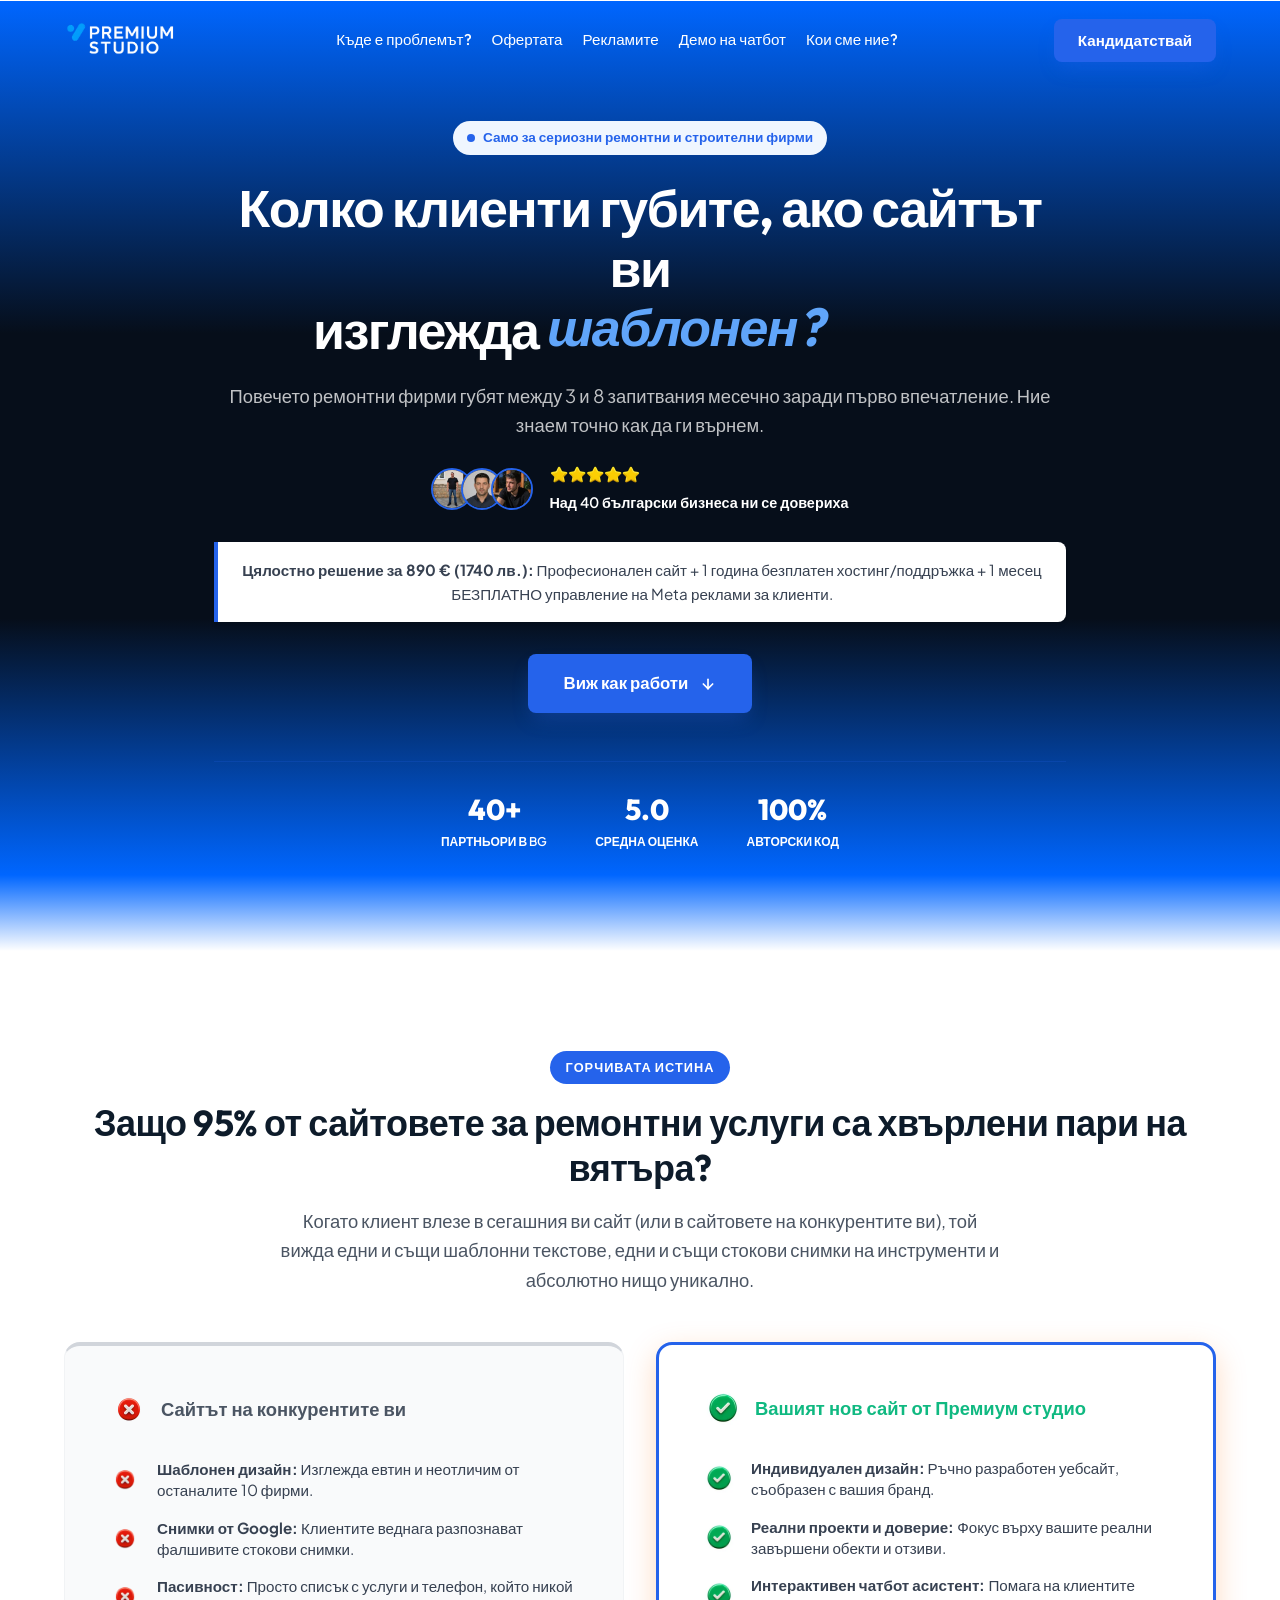
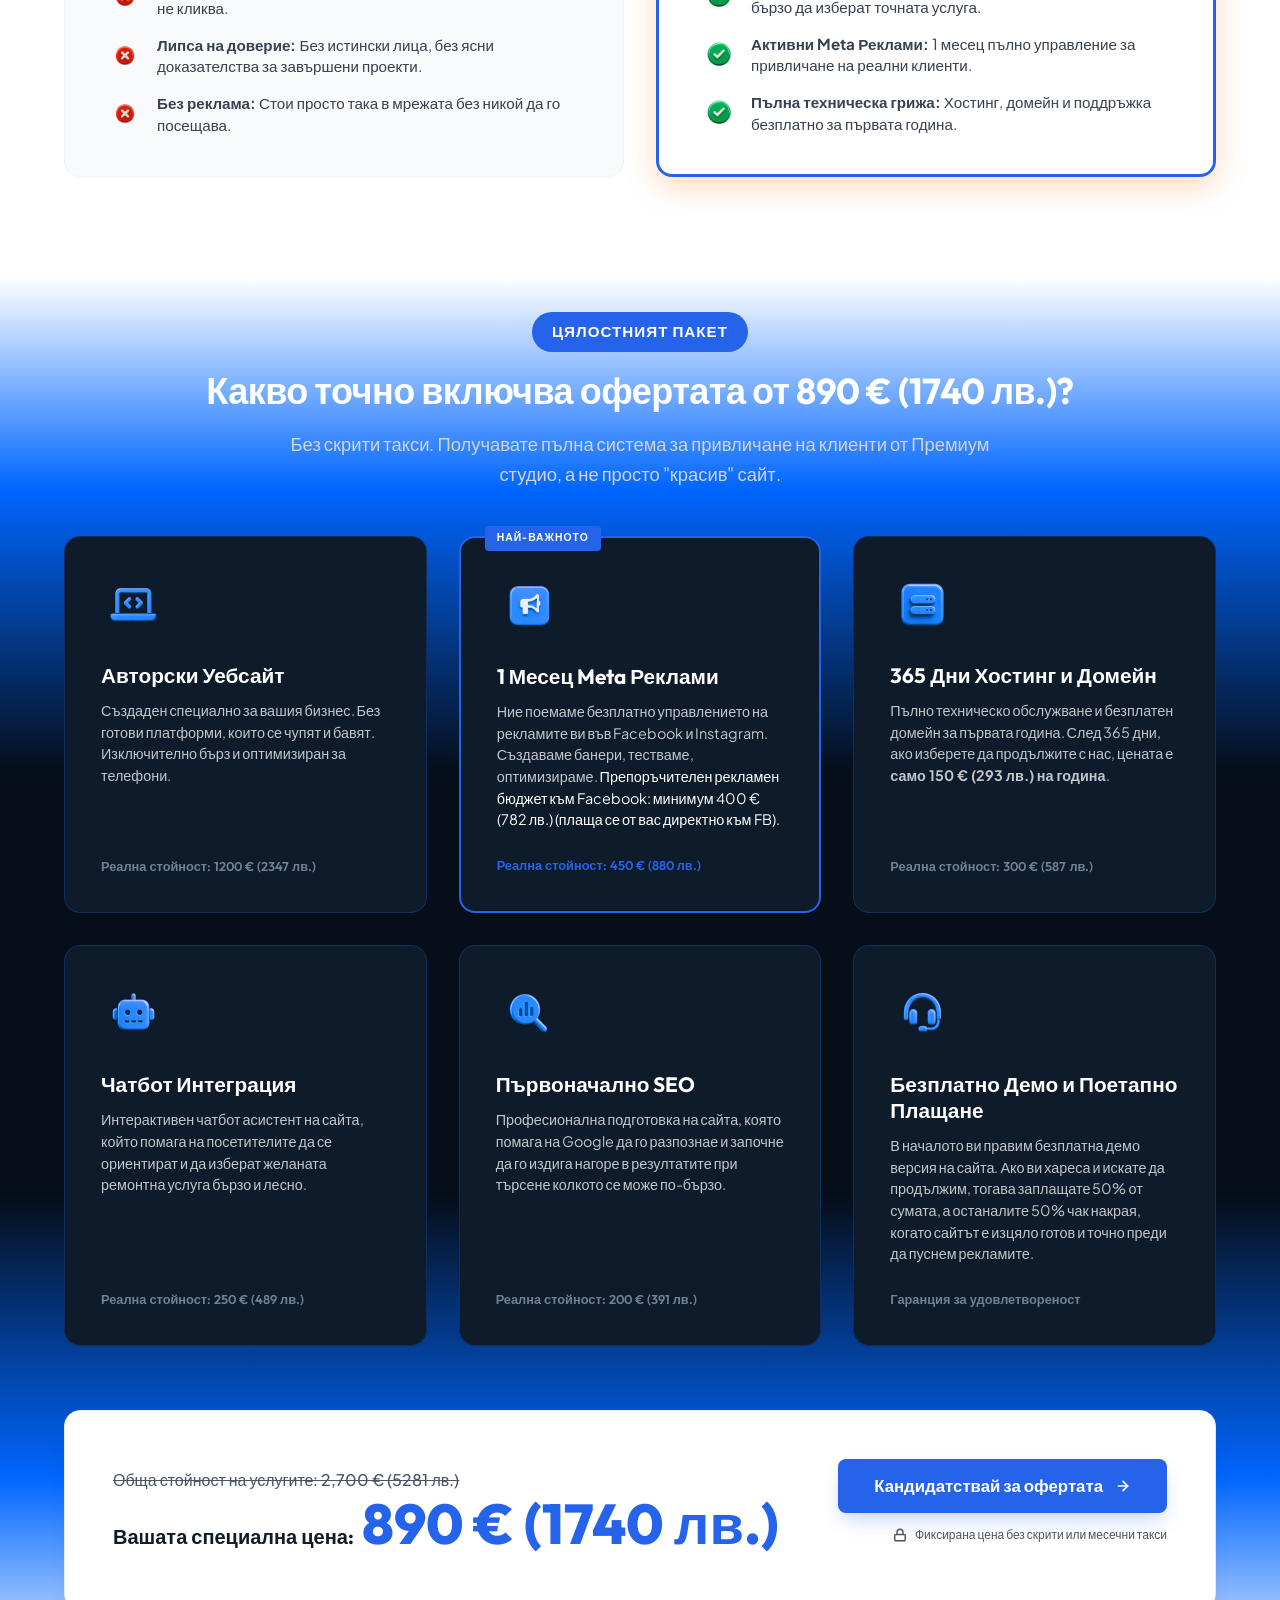
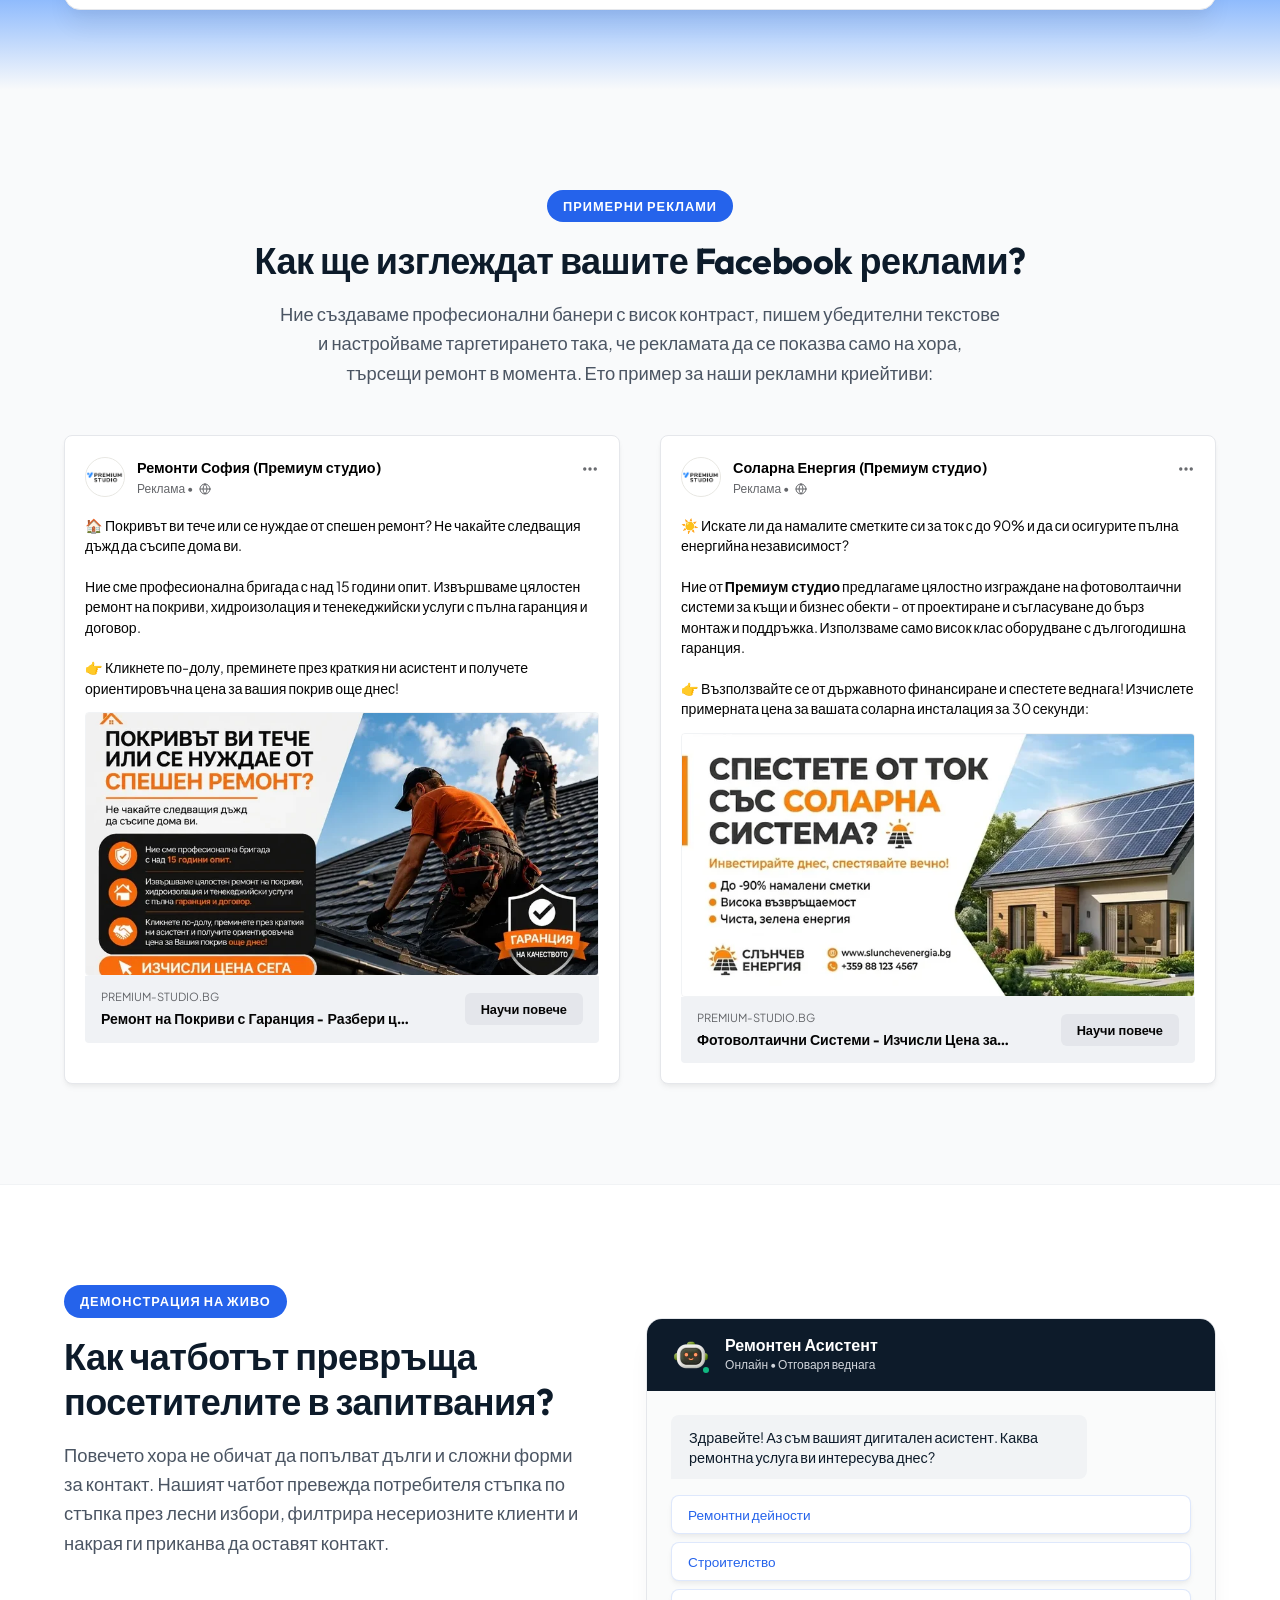
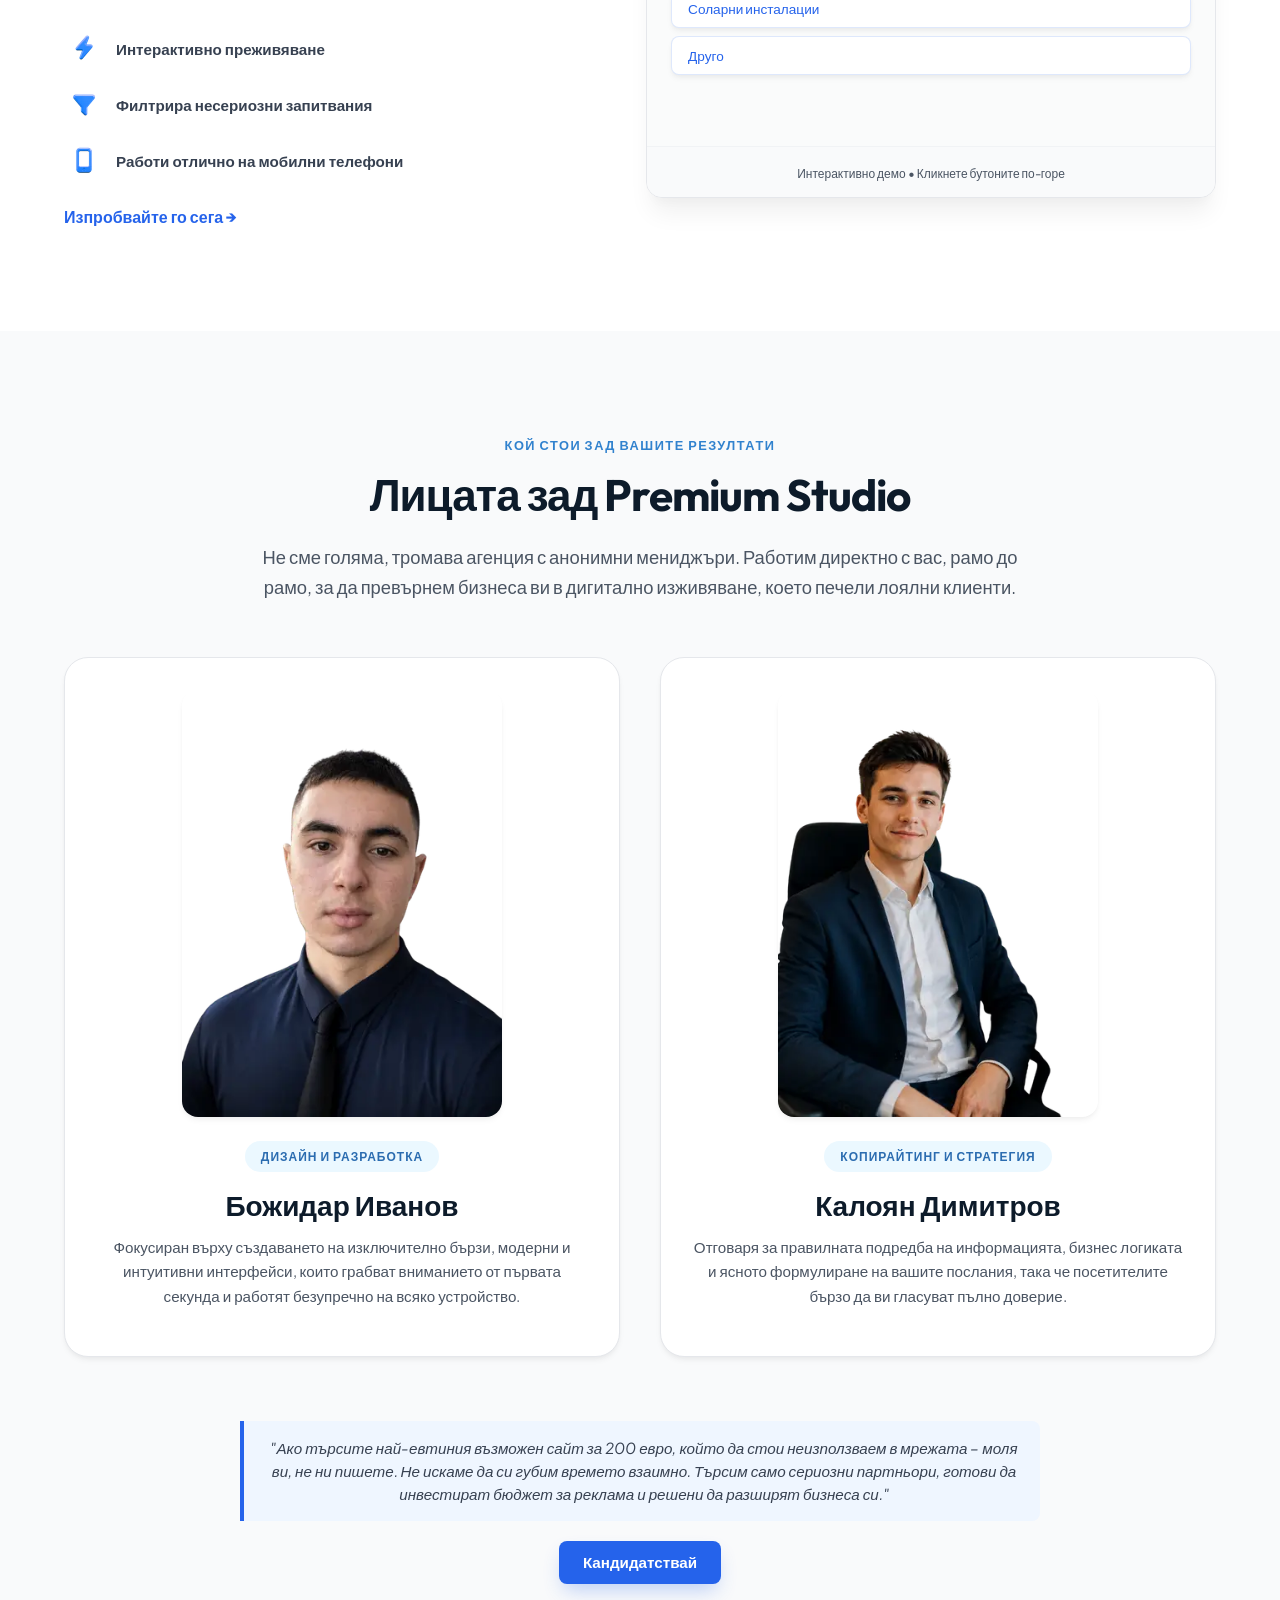
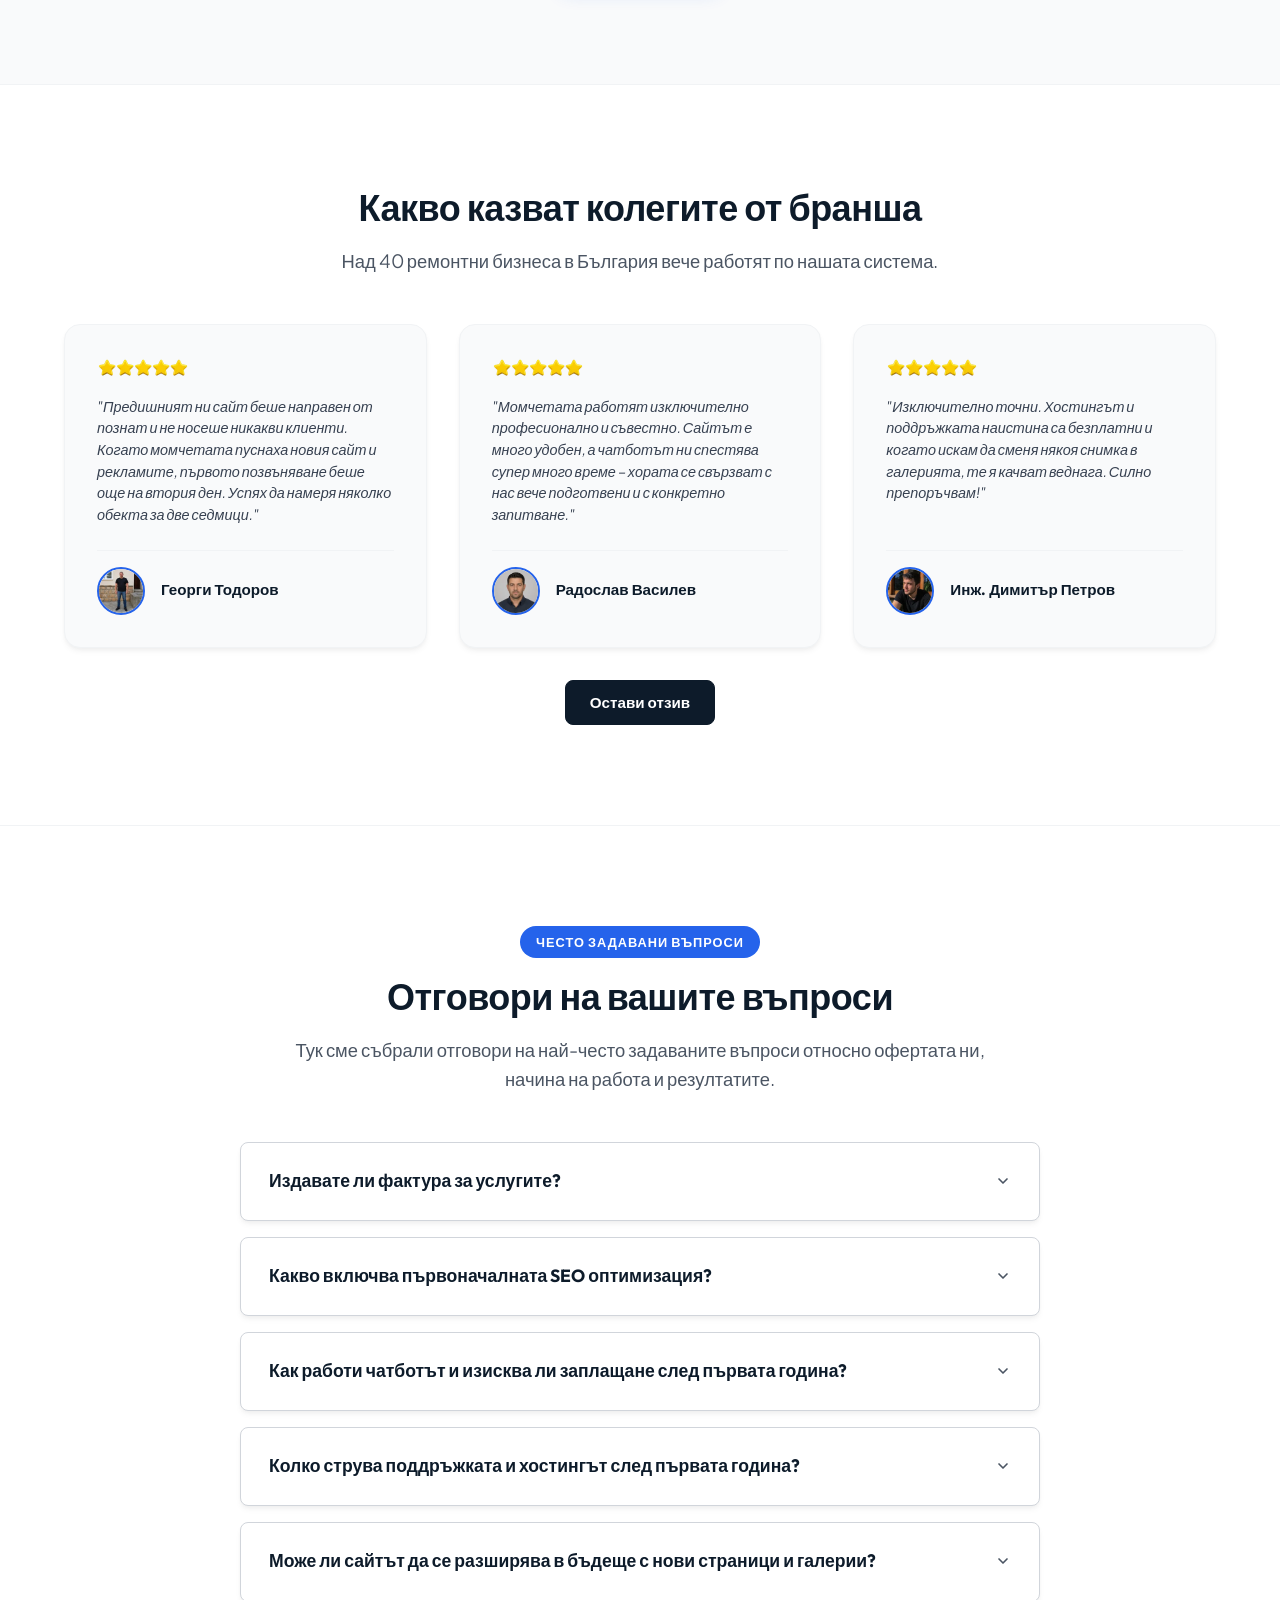
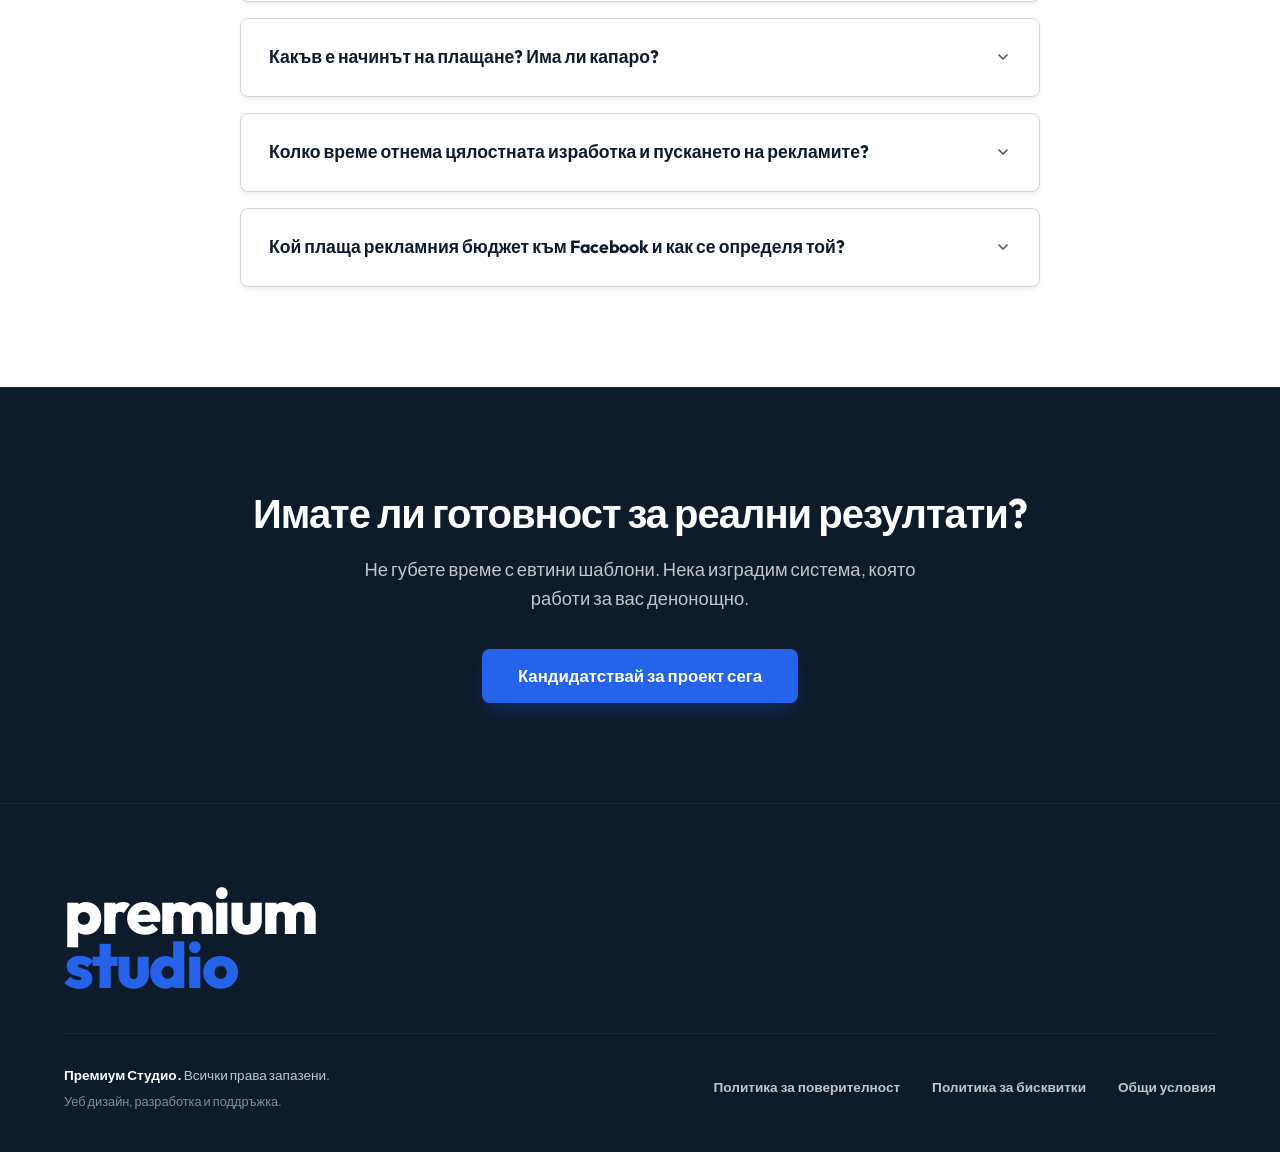
<file: index.html>
<!DOCTYPE html>
<html lang="bg">
<head>
    <meta charset="UTF-8">
    <meta name="viewport" content="width=device-width, initial-scale=1.0">
    <title>Премиум студио | Уеб Дизайн и Клиенти за Ремонтни Бизнеси</title>
    <meta name="description" content="Пълно уеб и маркетинг решение за строителни и ремонтни бизнеси от Премиум студио. Професионален сайт, поддръжка и Meta реклами.">
    <!-- Google Fonts -->
    <link rel="preconnect" href="https://fonts.googleapis.com">
    <link rel="preconnect" href="https://fonts.gstatic.com" crossorigin>
    <link rel="stylesheet" href="https://fonts.googleapis.com/css2?family=Outfit:wght@300;400;500;600;700;800&family=Plus+Jakarta+Sans:wght@400;500;600;700;800&display=swap" media="print" onload="this.media='all'">
    <noscript><link rel="stylesheet" href="https://fonts.googleapis.com/css2?family=Outfit:wght@300;400;500;600;700;800&family=Plus+Jakarta+Sans:wght@400;500;600;700;800&display=swap"></noscript>

    <!-- Preload Critical 3D Icons to prevent pop-in delay -->
    <link rel="preload" href="assets/checkmark_green_3d.webp" as="image" type="image/webp">
    <link rel="preload" href="assets/crossmark_red_3d.webp" as="image" type="image/webp">

    <!-- Main Stylesheet -->
    <link rel="stylesheet" href="style.css">
    <!-- Meta Pixel Code -->
    <script>
    function loadPixel() {
        if (window.pixelLoaded) return;
        window.pixelLoaded = true;
        
        !function(f,b,e,v,n,t,s)
        {if(f.fbq)return;n=f.fbq=function(){n.callMethod?
        n.callMethod.apply(n,arguments):n.queue.push(arguments)};
        if(!f._fbq)f._fbq=n;n.push=n;n.loaded=!0;n.version='2.0';
        n.queue=[];t=b.createElement(e);t.async=true;
        t.src=v;s=b.getElementsByTagName(e)[0];
        s.parentNode.insertBefore(t,s)}(window, document,'script',
        'https://connect.facebook.net/en_US/fbevents.js');
        fbq('init', '923372703416193');
        fbq('track', 'PageView');
    }
    
    // Load on user interaction or after a 2.5-second timeout
    const triggerEvents = ['click', 'mousedown', 'keydown', 'touchstart', 'scroll'];
    function triggerLoad() {
        loadPixel();
        triggerEvents.forEach(e => window.removeEventListener(e, triggerLoad));
    }
    triggerEvents.forEach(e => window.addEventListener(e, triggerLoad, { passive: true }));
    
    // Fallback to load after 9 seconds if no user interaction occurs (prevents blocking during critical page audits)
    setTimeout(loadPixel, 9000);
    </script>
    <noscript><img loading="lazy" height="1" width="1" style="display:none"
    src="https://www.facebook.com/tr?id=923372703416193&ev=PageView&noscript=1"
    /></noscript>
    <!-- End Meta Pixel Code -->
</head>
<body>

    <!-- Header Navigation -->
    <header class="main-header">
        <div class="container header-container">
            <a href="#" class="logo-wrapper">
                <img src="assets/logo.webp" fetchpriority="high" width="162" height="54" alt="Премиум студио лого" class="header-logo">
            </a>
            <nav class="main-nav">
                <a href="#problem" class="nav-link">Къде е проблемът?</a>
                <a href="#offer" class="nav-link">Офертата</a>
                <a href="#facebook-ads" class="nav-link">Рекламите</a>
                <a href="#chatbot-demo" class="nav-link">Демо на чатбот</a>
                <a href="#why-us" class="nav-link">Кои сме ние?</a>
            </nav>
            <div class="header-actions">
                <div class="trust-badge">
                    <img src="assets/stars_3d.webp" width="76" height="19" alt="5 Stars" class="stars-3d header-stars">
                    <span class="badge-text">Над 40 ремонтни бизнеса ни се довериха</span>
                </div>
                <button class="btn btn-primary trigger-popup" id="nav-cta-btn">Кандидатствай</button>
            </div>
            <button class="mobile-menu-toggle" aria-label="Toggle Menu">
                <span></span>
                <span></span>
                <span></span>
            </button>
        </div>
    </header>

    <!-- Mobile Nav Overlay -->
    <div class="mobile-nav-overlay">
        <nav class="mobile-nav">
            <a href="#problem" class="mobile-nav-link">Къде е проблемът?</a>
            <a href="#offer" class="mobile-nav-link">Офертата</a>
            <a href="#facebook-ads" class="mobile-nav-link">Рекламите</a>
            <a href="#chatbot-demo" class="mobile-nav-link">Демо на чатбот</a>
            <a href="#why-us" class="mobile-nav-link">Кои сме ние?</a>
            <button class="btn btn-primary trigger-popup mobile-cta-btn">Кандидатствай сега</button>
        </nav>
    </div>

    <!-- Hero Section -->
    <section class="hero-section">
        <div class="container hero-container">
            <div class="hero-content">
                <div class="tagline">
                    <span class="pulse-dot"></span> Само за сериозни ремонтни и строителни фирми
                </div>
                <h1 class="hero-title">
                    Колко клиенти губите, ако сайтът ви <br class="desktop-only">изглежда <span id="rotating-word-wrapper"><span id="rotating-word">евтин?</span></span>
                </h1>
                <p class="hero-subtitle">
                    Повечето ремонтни фирми губят между 3 и 8 запитвания месечно заради първо впечатление. Ние знаем точно как да ги върнем.
                </p>
                
                <!-- Hero trust badge row -->
                <div class="hero-trust-row">
                    <div class="hero-trust-avatars">
                        <img src="assets/review1.webp" width="42" height="42" alt="Георги Тодоров">
                        <img src="assets/review2.webp" width="42" height="42" alt="Радослав Василев">
                        <img src="assets/review3.webp" width="42" height="42" alt="Инж. Димитър Петров">
                    </div>
                    <div class="hero-trust-text-wrapper">
                        <img src="assets/stars_3d.webp" width="92" height="23" alt="5 Stars" class="stars-3d hero-stars">
                        <span class="hero-trust-text">Над 40 български бизнеса ни се довериха</span>
                    </div>
                </div>

                <div class="hero-offer-brief">
                    <strong>Цялостно решение за 890 € (1740 лв.):</strong> Професионален сайт + 1 година безплатен хостинг/поддръжка + 1 месец БЕЗПЛАТНО управление на Meta реклами за клиенти.
                </div>
                <div class="hero-actions">
                    <a href="#problem" class="btn btn-primary btn-large" id="hero-primary-cta-btn">
                        Виж как работи <svg class="icon-svg" width="16" height="16" viewBox="0 0 24 24" fill="none" stroke="currentColor" stroke-width="2.5" stroke-linecap="round" stroke-linejoin="round" style="display:inline-block; vertical-align:middle; margin-left:4px;"><line x1="12" y1="5" x2="12" y2="19"></line><polyline points="19 12 12 19 5 12"></polyline></svg>
                    </a>
                </div>
                <div class="hero-stats">
                    <div class="stat-item">
                        <span class="stat-number">40+</span>
                        <span class="stat-label">Партньори в BG</span>
                    </div>
                    <div class="stat-item">
                        <span class="stat-number">5.0</span>
                        <span class="stat-label">СРЕДНА ОЦЕНКА</span>
                    </div>
                    <div class="stat-item">
                        <span class="stat-number">100%</span>
                        <span class="stat-label">Авторски код</span>
                    </div>
                </div>
            </div>
        </div>
    </section>

    <!-- The Problem Section -->
    <section id="problem" class="problem-section">
        <div class="container">
            <div class="text-center">
                <div class="section-badge">Горчивата истина</div>
            </div>
            <h2 class="section-title text-center">
                Защо 95% от сайтовете за ремонтни услуги са хвърлени пари на вятъра?
            </h2>
            <p class="section-lead text-center">
                Когато клиент влезе в сегашния ви сайт (или в сайтовете на конкурентите ви), той вижда едни и същи шаблонни текстове, едни и същи стокови снимки на инструменти и абсолютно нищо уникално.
            </p>
            
            <div class="comparison-grid">
                <!-- Generic Site Card -->
                <div class="comparison-card bad">
                    <div class="card-status status-bad">
                        <img src="assets/crossmark_red_3d.webp" width="48" height="48" alt="X" class="crossmark-img-title"> Сайтът на конкурентите ви
                    </div>
                    <ul class="comparison-list">
                        <li>
                            <img src="assets/crossmark_red_3d.webp" width="40" height="40" alt="X" class="crossmark-img-list">
                            <span><strong>Шаблонен дизайн:</strong> Изглежда евтин и неотличим от останалите 10 фирми.</span>
                        </li>
                        <li>
                            <img src="assets/crossmark_red_3d.webp" width="40" height="40" alt="X" class="crossmark-img-list">
                            <span><strong>Снимки от Google:</strong> Клиентите веднага разпознават фалшивите стокови снимки.</span>
                        </li>
                        <li>
                            <img src="assets/crossmark_red_3d.webp" width="40" height="40" alt="X" class="crossmark-img-list">
                            <span><strong>Пасивност:</strong> Просто списък с услуги и телефон, който никой не кликва.</span>
                        </li>
                        <li>
                            <img src="assets/crossmark_red_3d.webp" width="40" height="40" alt="X" class="crossmark-img-list">
                            <span><strong>Липса на доверие:</strong> Без истински лица, без ясни доказателства за завършени проекти.</span>
                        </li>
                        <li>
                            <img src="assets/crossmark_red_3d.webp" width="40" height="40" alt="X" class="crossmark-img-list">
                            <span><strong>Без реклама:</strong> Стои просто така в мрежата без никой да го посещава.</span>
                        </li>
                    </ul>
                </div>

                <!-- Our Solution Card -->
                <div class="comparison-card good">
                    <div class="card-status status-good">
                        <img src="assets/checkmark_green_3d.webp" width="48" height="48" alt="Check" class="checkmark-img-title"> Вашият нов сайт от Премиум студио
                    </div>
                    <ul class="comparison-list">
                        <li>
                            <img src="assets/checkmark_green_3d.webp" width="40" height="40" alt="Check" class="checkmark-img-list">
                            <span><strong>Индивидуален дизайн:</strong> Ръчно разработен уебсайт, съобразен с вашия бранд.</span>
                        </li>
                        <li>
                            <img src="assets/checkmark_green_3d.webp" width="40" height="40" alt="Check" class="checkmark-img-list">
                            <span><strong>Реални проекти и доверие:</strong> Фокус върху вашите реални завършени обекти и отзиви.</span>
                        </li>
                        <li>
                            <img src="assets/checkmark_green_3d.webp" width="40" height="40" alt="Check" class="checkmark-img-list">
                            <span><strong>Интерактивен чатбот асистент:</strong> Помага на клиентите бързо да изберат точната услуга.</span>
                        </li>
                        <li>
                            <img src="assets/checkmark_green_3d.webp" width="40" height="40" alt="Check" class="checkmark-img-list">
                            <span><strong>Активни Meta Реклами:</strong> 1 месец пълно управление за привличане на реални клиенти.</span>
                        </li>
                        <li>
                            <img src="assets/checkmark_green_3d.webp" width="40" height="40" alt="Check" class="checkmark-img-list">
                            <span><strong>Пълна техническа грижа:</strong> Хостинг, домейн и поддръжка безплатно за първата година.</span>
                        </li>
                    </ul>
                </div>
            </div>
        </div>
    </section>

    <!-- The Offer Section -->
    <section id="offer" class="offer-section">
        <div class="container">
            <div class="text-center">
                <div class="section-badge badge-orange badge-large">Цялостният пакет</div>
            </div>
            <h2 class="section-title text-center">
                Какво точно включва офертата от 890 € (1740 лв.)?
            </h2>
            <p class="section-lead text-center text-white-lead">
                Без скрити такси. Получавате пълна система за привличане на клиенти от Премиум студио, а не просто "красив" сайт.
            </p>

            <div class="offer-grid">
                <!-- Feature 1 -->
                <div class="offer-card">
                    <div class="offer-icon-wrapper">
                        <img src="assets/benefit_laptop.webp" width="65" height="65" alt="Авторски Уебсайт" class="offer-icon-img">
                    </div>
                    <h3>Авторски Уебсайт</h3>
                    <p>Създаден специално за вашия бизнес. Без готови платформи, които се чупят и бавят. Изключително бърз и оптимизиран за телефони.</p>
                    <span class="value-tag">Реална стойност: 1200 € (2347 лв.)</span>
                </div>

                <!-- Feature 2 -->
                <div class="offer-card featured">
                    <div class="featured-badge">НАЙ-ВАЖНОТО</div>
                    <div class="offer-icon-wrapper">
                        <img src="assets/benefit_megaphone.webp" width="65" height="65" alt="1 Месец Meta Реклами" class="offer-icon-img">
                    </div>
                    <h3>1 Месец Meta Реклами</h3>
                    <p>Ние поемаме безплатно управлението на рекламите ви във Facebook и Instagram. Създаваме банери, тестваме, оптимизираме. <em>Препоръчителен рекламен бюджет към Facebook: минимум 400 € (782 лв.) (плаща се от вас директно към FB).</em></p>
                    <span class="value-tag text-orange">Реална стойност: 450 € (880 лв.)</span>
                </div>

                <!-- Feature 3 -->
                <div class="offer-card">
                    <div class="offer-icon-wrapper">
                        <img src="assets/benefit_server.webp" width="65" height="65" alt="365 Дни Хостинг и Домейн" class="offer-icon-img">
                    </div>
                    <h3>365 Дни Хостинг и Домейн</h3>
                    <p>Пълно техническо обслужване и безплатен домейн за първата година. След 365 дни, ако изберете да продължите с нас, цената е <strong>само 150 € (293 лв.) на година</strong>.</p>
                    <span class="value-tag">Реална стойност: 300 € (587 лв.)</span>
                </div>

                <!-- Feature 4 -->
                <div class="offer-card">
                    <div class="offer-icon-wrapper">
                        <img src="assets/benefit_robot.webp" width="65" height="65" alt="Чатбот Интеграция" class="offer-icon-img">
                    </div>
                    <h3>Чатбот Интеграция</h3>
                    <p>Интерактивен чатбот асистент на сайта, който помага на посетителите да се ориентират и да изберат желаната ремонтна услуга бързо и лесно.</p>
                    <span class="value-tag">Реална стойност: 250 € (489 лв.)</span>
                </div>

                <!-- Feature 5 -->
                <div class="offer-card">
                    <div class="offer-icon-wrapper">
                        <img src="assets/benefit_seo.webp" width="65" height="65" alt="Първоначално SEO" class="offer-icon-img">
                    </div>
                    <h3>Първоначално SEO</h3>
                    <p>Професионална подготовка на сайта, която помага на Google да го разпознае и започне да го издига нагоре в резултатите при търсене колкото се може по-бързо.</p>
                    <span class="value-tag">Реална стойност: 200 € (391 лв.)</span>
                </div>

                <!-- Feature 6 -->
                <div class="offer-card">
                    <div class="offer-icon-wrapper">
                        <img src="assets/benefit_support.webp" width="65" height="65" alt="Безплатно Демо и Поетапно Плащане" class="offer-icon-img">
                    </div>
                    <h3>Безплатно Демо и Поетапно Плащане</h3>
                    <p>В началото ви правим безплатна демо версия на сайта. Ако ви хареса и искате да продължим, тогава заплащате 50% от сумата, а останалите 50% чак накрая, когато сайтът е изцяло готов и точно преди да пуснем рекламите.</p>
                    <span class="value-tag">Гаранция за удовлетвореност</span>
                </div>
            </div>

            <!-- Price Summary Panel -->
            <div class="price-summary-panel">
                <div class="price-details">
                    <span class="price-old">Обща стойност на услугите: 2,700 € (5281 лв.)</span>
                    <div class="price-current-wrapper">
                        <span class="price-label">Вашата специална цена:</span>
                        <span class="price-number">890 € (1740 лв.)</span>
                    </div>
                </div>
                <div class="price-cta">
                    <button class="btn btn-primary btn-large trigger-popup" id="price-card-cta">
                        Кандидатствай за офертата <svg class="icon-svg" width="16" height="16" viewBox="0 0 24 24" fill="none" stroke="currentColor" stroke-width="2.5" stroke-linecap="round" stroke-linejoin="round" style="display:inline-block; vertical-align:middle; margin-left:4px;"><line x1="5" y1="12" x2="19" y2="12"></line><polyline points="12 5 19 12 12 19"></polyline></svg>
                    </button>
                    <p class="cta-subtext"><svg class="icon-svg" width="14" height="14" viewBox="0 0 24 24" fill="none" stroke="currentColor" stroke-width="2.5" stroke-linecap="round" stroke-linejoin="round" style="display:inline-block; vertical-align:middle; margin-right:4px;"><rect x="3" y="11" width="18" height="11" rx="2" ry="2"></rect><path d="M7 11V7a5 5 0 0 1 10 0v4"></path></svg> Фиксирана цена без скрити или месечни такси</p>
                </div>
            </div>
        </div>
    </section>

    <!-- Facebook Ads Simulation Section -->
    <section id="facebook-ads" class="facebook-ads-section">
        <div class="container">
            <div class="text-center">
                <div class="section-badge">Примерни реклами</div>
            </div>
            <h2 class="section-title text-center">Как ще изглеждат вашите Facebook реклами?</h2>
            <p class="section-lead text-center">
                Ние създаваме професионални банери с висок контраст, пишем убедителни текстове и настройваме таргетирането така, че рекламата да се показва само на хора, търсещи ремонт в момента. Ето пример за наши рекламни криейтиви:
            </p>
            
            <div class="ads-container">
                <!-- Facebook Feed Post Simulator 1 (Roofing/Construction) -->
                <div class="facebook-post">
                    <div class="post-header">
                        <img loading="lazy" src="assets/logo.webp" width="40" height="40" alt="Премиум студио" class="post-avatar">
                        <div class="post-meta">
                            <span class="post-author-name">Ремонти София (Премиум студио)</span>
                            <span class="post-time">Реклама • <svg class="icon-svg" width="12" height="12" viewBox="0 0 24 24" fill="none" stroke="currentColor" stroke-width="2" stroke-linecap="round" stroke-linejoin="round" style="display:inline-block; vertical-align:middle; margin-left:2px;"><circle cx="12" cy="12" r="10"></circle><line x1="2" y1="12" x2="22" y2="12"></line><path d="M12 2a15.3 15.3 0 0 1 4 10 15.3 15.3 0 0 1-4 10 15.3 15.3 0 0 1-4-10 15.3 15.3 0 0 1 4-10z"></path></svg></span>
                        </div>
                        <svg class="icon-svg post-more-btn" width="18" height="18" viewBox="0 0 24 24" fill="none" stroke="currentColor" stroke-width="2.5" stroke-linecap="round" stroke-linejoin="round" style="cursor:pointer;"><circle cx="12" cy="12" r="1"></circle><circle cx="19" cy="12" r="1"></circle><circle cx="5" cy="12" r="1"></circle></svg>
                    </div>
                    <div class="post-text">
                        🏠 Покривът ви тече или се нуждае от спешен ремонт? Не чакайте следващия дъжд да съсипе дома ви. 
                        <br><br>
                        Ние сме професионална бригада с над 15 години опит. Извършваме цялостен ремонт на покриви, хидроизолация и тенекеджийски услуги с пълна гаранция и договор. 
                        <br><br>
                        👉 Кликнете по-долу, преминете през краткия ни асистент и получете ориентировъчна цена за вашия покрив още днес!
                    </div>
                    <div class="post-media">
                        <img loading="lazy" src="assets/roof-ad-banner.webp" width="500" height="262" alt="Пример за рекламен банер - строителство" class="post-image">
                    </div>
                    <div class="post-cta-bar">
                        <div class="post-cta-info">
                            <span class="post-domain">PREMIUM-STUDIO.BG</span>
                            <span class="post-cta-title">Ремонт на Покриви с Гаранция - Разбери цена</span>
                        </div>
                        <button class="btn-fb-cta trigger-popup">Научи повече</button>
                    </div>
                </div>

                <!-- Facebook Feed Post Simulator 2 (Solar panel installation) -->
                <div class="facebook-post">
                    <div class="post-header">
                        <img loading="lazy" src="assets/logo.webp" width="40" height="40" alt="Премиум студио" class="post-avatar">
                        <div class="post-meta">
                            <span class="post-author-name">Соларна Енергия (Премиум студио)</span>
                            <span class="post-time">Реклама • <svg class="icon-svg" width="12" height="12" viewBox="0 0 24 24" fill="none" stroke="currentColor" stroke-width="2" stroke-linecap="round" stroke-linejoin="round" style="display:inline-block; vertical-align:middle; margin-left:2px;"><circle cx="12" cy="12" r="10"></circle><line x1="2" y1="12" x2="22" y2="12"></line><path d="M12 2a15.3 15.3 0 0 1 4 10 15.3 15.3 0 0 1-4 10 15.3 15.3 0 0 1-4-10 15.3 15.3 0 0 1 4-10z"></path></svg></span>
                        </div>
                        <svg class="icon-svg post-more-btn" width="18" height="18" viewBox="0 0 24 24" fill="none" stroke="currentColor" stroke-width="2.5" stroke-linecap="round" stroke-linejoin="round" style="cursor:pointer;"><circle cx="12" cy="12" r="1"></circle><circle cx="19" cy="12" r="1"></circle><circle cx="5" cy="12" r="1"></circle></svg>
                    </div>
                    <div class="post-text">
                        ☀️ Искате ли да намалите сметките си за ток с до 90% и да си осигурите пълна енергийна независимост? 
                        <br><br>
                        Ние от <b>Премиум студио</b> предлагаме цялостно изграждане на фотоволтаични системи за къщи и бизнес обекти - от проектиране и съгласуване до бърз монтаж и поддръжка. Използваме само висок клас оборудване с дългогодишна гаранция.
                        <br><br>
                        👉 Възползвайте се от държавното финансиране и спестете веднага! Изчислете примерната цена за вашата соларна инсталация за 30 секунди:
                    </div>
                    <div class="post-media">
                        <img loading="lazy" src="assets/solar-ad-banner.webp" width="500" height="262" alt="Пример за рекламен банер - соларни инсталации" class="post-image solar-post-image">
                    </div>
                    <div class="post-cta-bar">
                        <div class="post-cta-info">
                            <span class="post-domain">PREMIUM-STUDIO.BG</span>
                            <span class="post-cta-title">Фотоволтаични Системи - Изчисли Цена за 30 сек</span>
                        </div>
                        <button class="btn-fb-cta trigger-popup">Научи повече</button>
                    </div>
                </div>
            </div>
        </div>
    </section>

    <!-- Chatbot Demo Section -->
    <section id="chatbot-demo" class="chatbot-demo-section">
        <div class="container">
            <div class="chatbot-demo-grid">
                <div class="chatbot-demo-info">
                    <div class="section-badge">Демонстрация на живо</div>
                    <h2 class="section-title">
                        Как чатботът превръща посетителите в запитвания?
                    </h2>
                    <p class="section-lead">
                        Повечето хора не обичат да попълват дълги и сложни форми за контакт. Нашият чатбот превежда потребителя стъпка по стъпка през лесни избори, филтрира несериозните клиенти и накрая ги приканва да оставят контакт.
                    </p>
                    <div class="features-list-inline">
                        <div class="feature-inline-item">
                            <img src="assets/chatbot_lightning.webp" width="40" height="40" alt="Lightning" class="chatbot-demo-img"> <span>Интерактивно преживяване</span>
                        </div>
                        <div class="feature-inline-item">
                            <img src="assets/chatbot_funnel.webp" width="40" height="40" alt="Funnel" class="chatbot-demo-img"> <span>Филтрира несериозни запитвания</span>
                        </div>
                        <div class="feature-inline-item">
                            <img src="assets/chatbot_phone.webp" width="40" height="40" alt="Phone" class="chatbot-demo-img"> <span>Работи отлично на мобилни телефони</span>
                        </div>
                    </div>
                    <div class="demo-arrow-hint">
                        <span>Изпробвайте го сега <span class="arrow-desktop">&rarr;</span><span class="arrow-mobile">&darr;</span></span>
                    </div>
                </div>

                <!-- Chatbot Widget Simulation -->
                <div class="chatbot-widget">
                    <div class="chatbot-widget-header">
                        <div class="chatbot-avatar">
                            <img src="assets/bot-avatar.webp" width="40" height="40" alt="Ремонтен Асистент" class="chatbot-avatar-img">
                            <span class="status-online"></span>
                        </div>
                        <div class="chatbot-info">
                            <h4>Ремонтен Асистент</h4>
                            <p>Онлайн • Отговаря веднага</p>
                        </div>
                    </div>
                    <div class="chatbot-widget-body" id="chat-messages">
                        <!-- Message 1 from bot -->
                        <div class="chat-message bot">
                            <div class="message-bubble">
                                Здравейте! Аз съм вашият дигитален асистент. Каква ремонтна услуга ви интересува днес?
                            </div>
                        </div>
                        
                        <!-- Initial Options -->
                        <div class="chat-options" id="chat-options-container">
                            <button class="chat-option-btn" data-next="repairs">Ремонтни дейности</button>
                            <button class="chat-option-btn" data-next="build">Строителство</button>
                            <button class="chat-option-btn" data-next="solar">Соларни инсталации</button>
                            <button class="chat-option-btn" data-next="other">Друго</button>
                        </div>
                    </div>
                    <div class="chatbot-widget-footer">
                        <span class="footer-note">Интерактивно демо • Кликнете бутоните по-горе</span>
                    </div>
                </div>
            </div>
        </div>
    </section>

    <!-- Team Section -->
    <section id="why-us" class="team-section">
        <div class="container">
            <div class="team-section-header text-center">
                <span class="team-section-badge">КОЙ СТОИ ЗАД ВАШИТЕ РЕЗУЛТАТИ</span>
                <h2 class="team-section-title">Лицата зад Premium Studio</h2>
                <p class="team-section-lead">
                    Не сме голяма, тромава агенция с анонимни мениджъри. Работим директно с вас, рамо до рамо, за да превърнем бизнеса ви в дигитално изживяване, което печели лоялни клиенти.
                </p>
            </div>
            
            <div class="team-cards-grid">
                <!-- Božidar's Card -->
                <div class="team-card">
                    <div class="team-card-image-wrapper">
                        <img src="assets/bozhidar.webp" width="320" height="427" alt="Божидар Иванов" class="team-card-img">
                    </div>
                    <div class="team-card-info">
                        <span class="team-card-tag tag-code">ДИЗАЙН И РАЗРАБОТКА</span>
                        <h3 class="team-card-name">Божидар Иванов</h3>
                        <p class="team-card-desc">
                            Фокусиран върху създаването на изключително бързи, модерни и интуитивни интерфейси, които грабват вниманието от първата секунда и работят безупречно на всяко устройство.
                        </p>
                    </div>
                </div>
                
                <!-- Kaloyan's Card -->
                <div class="team-card">
                    <div class="team-card-image-wrapper">
                        <img src="assets/dimitar.webp" width="320" height="427" alt="Калоян Димитров" class="team-card-img">
                    </div>
                    <div class="team-card-info">
                        <span class="team-card-tag tag-marketing">КОПИРАЙТИНГ И СТРАТЕГИЯ</span>
                        <h3 class="team-card-name">Калоян Димитров</h3>
                        <p class="team-card-desc">
                            Отговаря за правилната подредба на информацията, бизнес логиката и ясното формулиране на вашите послания, така че посетителите бързо да ви гласуват пълно доверие.
                        </p>
                    </div>
                </div>
            </div>

            <div class="team-cta text-center">
                <blockquote class="take-it-or-leave-it-quote">
                    "Ако търсите най-евтиния възможен сайт за 200 евро, който да стои неизползваем в мрежата – моля ви, не ни пишете. Не искаме да си губим времето взаимно. Търсим само сериозни партньори, готови да инвестират бюджет за реклама и решени да разширят бизнеса си."
                </blockquote>
                <button class="btn btn-primary trigger-popup" id="why-us-cta-btn">Кандидатствай</button>
            </div>
        </div>
    </section>

    <!-- Testimonials Section -->
    <section class="testimonials-section">
        <div class="container">
            <h2 class="section-title text-center">Какво казват колегите от бранша</h2>
            <p class="section-lead text-center">Над 40 ремонтни бизнеса в България вече работят по нашата система.</p>
            
            <div class="testimonials-grid">
                <!-- Testimonial 1 -->
                <div class="testimonial-card">
                    <div class="testimonial-rating">
                        <img loading="lazy" src="assets/stars_3d.webp" width="92" height="23" alt="5 Stars" class="stars-3d testimonial-stars">
                    </div>
                    <p class="testimonial-text">
                        "Предишният ни сайт беше направен от познат и не носеше никакви клиенти. Когато момчетата пуснаха новия сайт и рекламите, първото позвъняване беше още на втория ден. Успях да намеря няколко обекта за две седмици."
                    </p>
                    <div class="testimonial-user">
                        <img loading="lazy" src="assets/review1.webp" width="48" height="48" alt="Георги Тодоров" class="testimonial-avatar">
                        <div class="user-info">
                            <strong>Георги Тодоров</strong>
                        </div>
                    </div>
                </div>

                <!-- Testimonial 2 -->
                <div class="testimonial-card">
                    <div class="testimonial-rating">
                        <img loading="lazy" src="assets/stars_3d.webp" width="92" height="23" alt="5 Stars" class="stars-3d testimonial-stars">
                    </div>
                    <p class="testimonial-text">
                        "Момчетата работят изключително професионално и съвестно. Сайтът е много удобен, а чатботът ни спестява супер много време – хората се свързват с нас вече подготвени и с конкретно запитване."
                    </p>
                    <div class="testimonial-user">
                        <img loading="lazy" src="assets/review2.webp" width="48" height="48" alt="Радослав Василев" class="testimonial-avatar">
                        <div class="user-info">
                            <strong>Радослав Василев</strong>
                        </div>
                    </div>
                </div>

                <!-- Testimonial 3 -->
                <div class="testimonial-card">
                    <div class="testimonial-rating">
                        <img loading="lazy" src="assets/stars_3d.webp" width="92" height="23" alt="5 Stars" class="stars-3d testimonial-stars">
                    </div>
                    <p class="testimonial-text">
                        "Изключително точни. Хостингът и поддръжката наистина са безплатни и когато искам да сменя някоя снимка в галерията, те я качват веднага. Силно препоръчвам!"
                    </p>
                    <div class="testimonial-user">
                        <img loading="lazy" src="assets/review3.webp" width="48" height="48" alt="Инж. Димитър Петров" class="testimonial-avatar">
                        <div class="user-info">
                            <strong>Инж. Димитър Петров</strong>
                        </div>
                    </div>
                </div>
            </div>
            
            <div class="testimonials-actions text-center">
                <button class="btn btn-secondary" id="leave-review-btn">Остави отзив</button>
            </div>
        </div>
    </section>

    <!-- FAQ Section -->
    <section id="faq" class="faq-section">
        <div class="container">
            <div class="text-center">
                <div class="section-badge">Често задавани въпроси</div>
            </div>
            <h2 class="section-title text-center">Отговори на вашите въпроси</h2>
            <p class="section-lead text-center">
                Тук сме събрали отговори на най-често задаваните въпроси относно офертата ни, начина на работа и резултатите.
            </p>
            
            <div class="faq-accordion">
                <div class="faq-item">
                    <div class="faq-question">
                        <span>Издавате ли фактура за услугите?</span>
                        <svg class="icon-svg icon-chevron" width="16" height="16" viewBox="0 0 24 24" fill="none" stroke="currentColor" stroke-width="2.5" stroke-linecap="round" stroke-linejoin="round"><polyline points="6 9 12 15 18 9"></polyline></svg>
                    </div>
                    <div class="faq-answer">
                        <p>Да.</p>
                    </div>
                </div>

                <div class="faq-item">
                    <div class="faq-question">
                        <span>Какво включва първоначалната SEO оптимизация?</span>
                        <svg class="icon-svg icon-chevron" width="16" height="16" viewBox="0 0 24 24" fill="none" stroke="currentColor" stroke-width="2.5" stroke-linecap="round" stroke-linejoin="round"><polyline points="6 9 12 15 18 9"></polyline></svg>
                    </div>
                    <div class="faq-answer">
                        <p>Създаване на sitemap файл и регистрация в Google, оптимизирани заглавия по ключови думи, meta тагове за класиране в търсачките и alt текстове за изображенията.</p>
                    </div>
                </div>

                <div class="faq-item">
                    <div class="faq-question">
                        <span>Как работи чатботът и изисква ли заплащане след първата година?</span>
                        <svg class="icon-svg icon-chevron" width="16" height="16" viewBox="0 0 24 24" fill="none" stroke="currentColor" stroke-width="2.5" stroke-linecap="round" stroke-linejoin="round"><polyline points="6 9 12 15 18 9"></polyline></svg>
                    </div>
                    <div class="faq-answer">
                        <p>Чатботът е интегриран директно в кода на сайта (няма месечни такси към външни платформи). Той работи напълно автоматично. След първата година той продължава да функционира безплатно.</p>
                    </div>
                </div>

                <div class="faq-item">
                    <div class="faq-question">
                        <span>Колко струва поддръжката и хостингът след първата година?</span>
                        <svg class="icon-svg icon-chevron" width="16" height="16" viewBox="0 0 24 24" fill="none" stroke="currentColor" stroke-width="2.5" stroke-linecap="round" stroke-linejoin="round"><polyline points="6 9 12 15 18 9"></polyline></svg>
                    </div>
                    <div class="faq-answer">
                        <p>Първата година е напълно безплатна (включена в пакета от 890 € (1740 лв.)). От втората година хостингът, поддръжката и подновяването на домейна струват общо 150 € (293 лв.) на година. Нямате никакви други задължителни или скрити такси.</p>
                    </div>
                </div>

                <div class="faq-item">
                    <div class="faq-question">
                        <span>Може ли сайтът да се разширява в бъдеще с нови страници и галерии?</span>
                        <svg class="icon-svg icon-chevron" width="16" height="16" viewBox="0 0 24 24" fill="none" stroke="currentColor" stroke-width="2.5" stroke-linecap="round" stroke-linejoin="round"><polyline points="6 9 12 15 18 9"></polyline></svg>
                    </div>
                    <div class="faq-answer">
                        <p>Да, сайтът се изгражда с чист и модерен HTML/CSS/JS код, което го прави изключително бърз и лесен за разширяване. Можем да добавим нови страници, галерии с обекти или допълнителни форми за запитвания по всяко време без заплащане.</p>
                    </div>
                </div>

                <div class="faq-item">
                    <div class="faq-question">
                        <span>Какъв е начинът на плащане? Има ли капаро?</span>
                        <svg class="icon-svg icon-chevron" width="16" height="16" viewBox="0 0 24 24" fill="none" stroke="currentColor" stroke-width="2.5" stroke-linecap="round" stroke-linejoin="round"><polyline points="6 9 12 15 18 9"></polyline></svg>
                    </div>
                    <div class="faq-answer">
                        <p>В началото ви правим безплатно демо и след това плащате 50% от сумата, ако искате да продължим, а другите 50% едва накрая, когато е завършен изцяло сайтът и точно преди пускането на рекламите.</p>
                    </div>
                </div>

                <div class="faq-item">
                    <div class="faq-question">
                        <span>Колко време отнема цялостната изработка и пускането на рекламите?</span>
                        <svg class="icon-svg icon-chevron" width="16" height="16" viewBox="0 0 24 24" fill="none" stroke="currentColor" stroke-width="2.5" stroke-linecap="round" stroke-linejoin="round"><polyline points="6 9 12 15 18 9"></polyline></svg>
                    </div>
                    <div class="faq-answer">
                        <p>Стандартният срок за завършване на сайта е между 2 и 5 дни. Веднага след вашето одобрение на дизайна, разработваме рекламните банери и в рамките на 2-3 дни стартираме Meta (Facebook & Instagram) рекламната кампания.</p>
                    </div>
                </div>

                <div class="faq-item">
                    <div class="faq-question">
                        <span>Кой плаща рекламния бюджет към Facebook и как се определя той?</span>
                        <svg class="icon-svg icon-chevron" width="16" height="16" viewBox="0 0 24 24" fill="none" stroke="currentColor" stroke-width="2.5" stroke-linecap="round" stroke-linejoin="round"><polyline points="6 9 12 15 18 9"></polyline></svg>
                    </div>
                    <div class="faq-answer">
                        <p>Нашето управление, оптимизация и създаване на рекламни банери са напълно безплатни за 1 месец. Бюджетът за показване на рекламите се заплаща директно от вас към Facebook (чрез добавяне на ваша банкова карта в рекламния акаунт). Можете да получите фактури от Meta за тези плащания. Препоръчителният бюджет е минимум 400-500 € (782-978 лв.) за месеца, за да си гарантирате постоянен поток от обаждания и запитвания.</p>
                    </div>
                </div>
            </div>
        </div>
    </section>

    <!-- Footer CTA Block -->
    <section class="footer-cta-section">
        <div class="container text-center">
            <h2>Имате ли готовност за реални резултати?</h2>
            <p>Не губете време с евтини шаблони. Нека изградим система, която работи за вас денонощно.</p>
            <div class="cta-box">
                <button class="btn btn-primary btn-large trigger-popup" id="footer-main-cta">Кандидатствай за проект сега</button>
            </div>
        </div>
    </section>

    <!-- Footer -->
    <footer class="main-footer">
        <div class="container footer-container">
            <div class="footer-brand-logo">
                <div class="brand-top">premium</div>
                <div class="brand-bottom">studio</div>
            </div>
            <div class="footer-divider"></div>
            <div class="footer-bottom-row">
                <div class="footer-copyrights">
                    <p><strong>Премиум Студио.</strong> Всички права запазени.</p>
                    <p class="footer-sub-copyright">Уеб дизайн, разработка и поддръжка.</p>
                </div>
                <div class="footer-links">
                    <a href="privacy.html">Политика за поверителност</a>
                    <a href="cookies.html">Политика за бисквитки</a>
                    <a href="terms.html">Общи условия</a>
                </div>
            </div>
        </div>
    </footer>

    <!-- Popup Contact Form Modal -->
    <div class="modal-overlay" id="contact-modal">
        <div class="modal-card">
            <button class="modal-close-btn" id="close-modal-btn" aria-label="Close Modal">
                <svg class="icon-svg" width="24" height="24" viewBox="0 0 24 24" fill="none" stroke="currentColor" stroke-width="2.5" stroke-linecap="round" stroke-linejoin="round"><line x1="18" y1="6" x2="6" y2="18"></line><line x1="6" y1="6" x2="18" y2="18"></line></svg>
            </button>
            <div class="modal-header">
                <h3>Кандидатстване за Уебсайт и Реклама</h3>
                <p>Попълнете тези две полета и ние ще разгледаме бизнеса ви в рамките на 24 часа.</p>
            </div>
            
            <!-- Dynamic State Forms -->
            <form class="modal-form" id="application-form">
                <div class="form-group">
                    <label for="client-phone">Телефон за връзка *</label>
                    <div class="input-wrapper">
                        <svg class="icon-svg input-icon" width="18" height="18" viewBox="0 0 24 24" fill="none" stroke="currentColor" stroke-width="2.5" stroke-linecap="round" stroke-linejoin="round"><path d="M22 16.92v3a2 2 0 0 1-2.18 2 19.79 19.79 0 0 1-8.63-3.07 19.5 19.5 0 0 1-6-6 19.79 19.79 0 0 1-3.07-8.67A2 2 0 0 1 4.11 2h3a2 2 0 0 1 2 1.72 12.84 12.84 0 0 0 .7 2.81 2 2 0 0 1-.45 2.11L8.09 9.91a16 16 0 0 0 6 6l1.27-1.27a2 2 0 0 1 2.11-.45 12.84 12.84 0 0 0 2.81.7A2 2 0 0 1 22 16.92z"></path></svg>
                        <input type="tel" id="client-phone" name="phone" placeholder="Например: 0888 123 456" required>
                    </div>
                </div>
                
                <div class="form-group">
                    <label for="client-desc">Подробно описание на вашия бизнес *</label>
                    <textarea id="client-desc" name="description" rows="5" placeholder="Например: Предлагаме ремонт на покриви и хидроизолация в София и областта. Имаме бригада от 4 души. Имаме готовност за рекламен бюджет от 600 евро на месец..." required></textarea>
                </div>
                
                <button type="submit" class="btn btn-primary btn-full" id="submit-form-btn">
                    Изпрати кандидатурата <svg class="icon-svg" width="16" height="16" viewBox="0 0 24 24" fill="none" stroke="currentColor" stroke-width="2" stroke-linecap="round" stroke-linejoin="round" style="display:inline-block; vertical-align:middle; margin-left:4px;"><line x1="22" y1="2" x2="11" y2="13"></line><polygon points="22 2 15 22 11 13 2 9 22 2"></polygon></svg>
                </button>
            </form>

            <!-- Success State (Hidden by default) -->
            <div class="modal-success-state" id="modal-success-msg">
                <div class="success-icon-wrapper">
                    <svg class="icon-svg" width="48" height="48" viewBox="0 0 24 24" fill="none" stroke="var(--color-green)" stroke-width="2.5" stroke-linecap="round" stroke-linejoin="round" style="margin-bottom:16px;"><path d="M22 11.08V12a10 10 0 1 1-5.93-9.14"></path><polyline points="22 4 12 14.01 9 11.01"></polyline></svg>
                </div>
                <h3>Благодарим ви за кандидатурата!</h3>
                <p>
                    Формата беше изпратена успешно. Вашата заявка се разглежда от екипа ни.
                </p>
                <button class="btn btn-secondary btn-full" id="success-close-btn">Затвори</button>
            </div>
        </div>
    </div>

    <!-- Popup Leave Review Modal -->
    <div class="modal-overlay" id="review-modal">
        <div class="modal-card">
            <button class="modal-close-btn" id="close-review-modal-btn" aria-label="Close Modal">
                <svg class="icon-svg" width="24" height="24" viewBox="0 0 24 24" fill="none" stroke="currentColor" stroke-width="2.5" stroke-linecap="round" stroke-linejoin="round"><line x1="18" y1="6" x2="6" y2="18"></line><line x1="6" y1="6" x2="18" y2="18"></line></svg>
            </button>
            <div class="modal-header">
                <h3>Остави своя отзив</h3>
                <p>Качете снимка и споделете опита си от работата с Премиум студио.</p>
            </div>
            
            <form class="modal-form" id="review-form">
                <div class="form-group flex-column-layout">
                    <label for="review-photo" class="file-label">
                        <svg class="icon-svg" width="20" height="20" viewBox="0 0 24 24" fill="none" stroke="currentColor" stroke-width="2.5" stroke-linecap="round" stroke-linejoin="round" style="display:inline-block; vertical-align:middle; margin-right:6px;"><path d="M21.2 15c.1-.5.1-1.1.1-1.6 0-3.6-2.9-6.4-6.4-6.4-.7 0-1.4.1-2 .4-1.2-2.3-3.6-3.8-6.4-3.8C2.5 3.6 0 6.1 0 9.2c0 .5.1 1.0.2 1.5C.1 11.3 0 12 0 12.8c0 3.6 2.9 6.4 6.4 6.4h12.8c2.8 0 5-2.2 5-5 0-.4-.1-.8-.2-1.2z"></path><polyline points="16 16 12 12 8 16"></polyline><line x1="12" y1="12" x2="12" y2="21"></line></svg> Качи снимка от устройството
                    </label>
                    <input type="file" id="review-photo" name="photo" accept="image/*" class="file-input-hidden">
                    <div id="file-chosen-text" class="file-chosen-preview">Няма избрана снимка</div>
                </div>
                
                <div class="form-group">
                    <label for="review-name">Вашето име *</label>
                    <div class="input-wrapper">
                        <svg class="icon-svg input-icon" width="18" height="18" viewBox="0 0 24 24" fill="none" stroke="currentColor" stroke-width="2.5" stroke-linecap="round" stroke-linejoin="round"><path d="M20 21v-2a4 4 0 0 0-4-4H8a4 4 0 0 0-4 4v2"></path><circle cx="12" cy="7" r="4"></circle></svg>
                        <input type="text" id="review-name" name="name" placeholder="Например: Георги Тодоров" required>
                    </div>
                </div>
                
                <div class="form-group">
                    <label for="review-text">Вашият отзив *</label>
                    <textarea id="review-text" name="text" rows="4" placeholder="Напишете вашите впечатления..." required></textarea>
                </div>
                
                <button type="submit" class="btn btn-primary btn-full" id="submit-review-btn">
                    Изпрати за преглед <svg class="icon-svg" width="16" height="16" viewBox="0 0 24 24" fill="none" stroke="currentColor" stroke-width="2" stroke-linecap="round" stroke-linejoin="round" style="display:inline-block; vertical-align:middle; margin-left:4px;"><line x1="22" y1="2" x2="11" y2="13"></line><polygon points="22 2 15 22 11 13 2 9 22 2"></polygon></svg>
                </button>
            </form>

            <!-- Success State (Hidden by default) -->
            <div class="modal-success-state" id="review-success-msg">
                <div class="success-icon-wrapper">
                    <svg class="icon-svg" width="48" height="48" viewBox="0 0 24 24" fill="none" stroke="var(--color-green)" stroke-width="2.5" stroke-linecap="round" stroke-linejoin="round" style="margin-bottom:16px;"><path d="M22 11.08V12a10 10 0 1 1-5.93-9.14"></path><polyline points="22 4 12 14.01 9 11.01"></polyline></svg>
                </div>
                <h3>Благодарим ви за отзива!</h3>
                <p>
                    Вашият отзив беше изпратен успешно за преглед и ще бъде публикуван след одобрение.
                </p>
                <button class="btn btn-secondary btn-full" id="review-success-close-btn">Затвори</button>
            </div>
        </div>
    </div>

    <!-- JavaScript code -->
    <script src="app.js"></script>
</body>
</html>
</file>
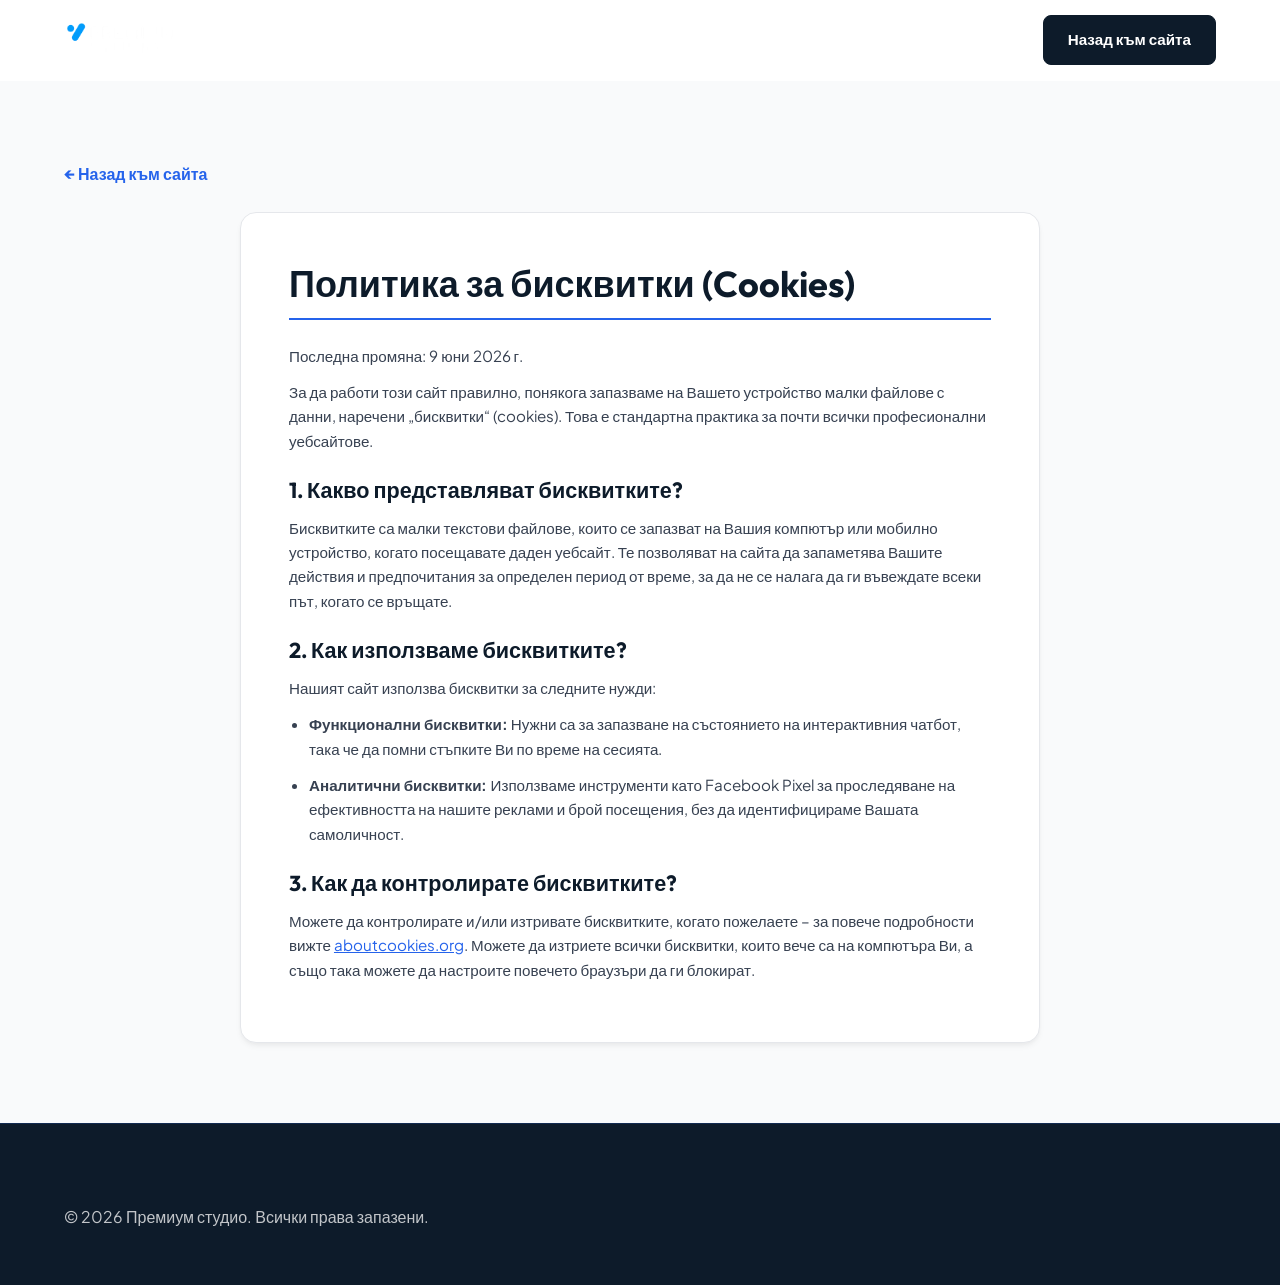
<file: cookies.html>
<!DOCTYPE html>
<html lang="bg">
<head>
    <meta charset="UTF-8">
    <meta name="viewport" content="width=device-width, initial-scale=1.0">
    <title>Политика за бисквитки | Премиум студио</title>
    <link rel="preconnect" href="https://fonts.googleapis.com">
    <link rel="preconnect" href="https://fonts.gstatic.com" crossorigin>
    <link rel="stylesheet" href="https://fonts.googleapis.com/css2?family=Outfit:wght@400;600;700&family=Plus+Jakarta+Sans:wght@400;500;600&display=swap" media="print" onload="this.media='all'">
    <noscript><link rel="stylesheet" href="https://fonts.googleapis.com/css2?family=Outfit:wght@400;600;700&family=Plus+Jakarta+Sans:wght@400;500;600&display=swap"></noscript>
    <link rel="stylesheet" href="style.css">
    <style>
        .legal-page { padding: 80px 0; background-color: var(--color-bg-secondary); }
        .legal-card { background-color: var(--color-bg-primary); border-radius: var(--border-radius-md); padding: 48px; border: 1px solid var(--color-gray-light); box-shadow: var(--box-shadow-sm); max-width: 800px; margin: 0 auto; }
        .legal-card h1 { font-size: 2.25rem; margin-bottom: 24px; border-bottom: 2px solid var(--color-orange); padding-bottom: 12px; }
        .legal-card h2 { font-size: 1.35rem; margin: 24px 0 12px 0; color: var(--color-black); }
        .legal-card p, .legal-card li { font-size: 0.95rem; color: var(--color-charcoal); line-height: 1.6; margin-bottom: 12px; }
        .legal-card ul { list-style: disc; padding-left: 20px; margin-bottom: 16px; }
        .back-link { display: inline-flex; align-items: center; gap: 8px; color: var(--color-orange); font-family: var(--font-heading); font-weight: 700; margin-bottom: 24px; }
        .back-link:hover { color: var(--color-orange-hover); }
    </style>
</head>
<body>
    <header class="main-header">
        <div class="container header-container">
            <a href="index.html" class="logo-wrapper">
                <img src="assets/logo.webp" width="162" height="54" alt="Премиум студио" class="header-logo">
            </a>
            <a href="index.html" class="btn btn-secondary">Назад към сайта</a>
        </div>
    </header>

    <section class="legal-page">
        <div class="container">
            <a href="index.html" class="back-link">&larr; Назад към сайта</a>
            <div class="legal-card">
                <h1>Политика за бисквитки (Cookies)</h1>
                <p>Последна промяна: 9 юни 2026 г.</p>
                <p>За да работи този сайт правилно, понякога запазваме на Вашето устройство малки файлове с данни, наречени „бисквитки“ (cookies). Това е стандартна практика за почти всички професионални уебсайтове.</p>
                
                <h2>1. Какво представляват бисквитките?</h2>
                <p>Бисквитките са малки текстови файлове, които се запазват на Вашия компютър или мобилно устройство, когато посещавате даден уебсайт. Те позволяват на сайта да запаметява Вашите действия и предпочитания за определен период от време, за да не се налага да ги въвеждате всеки път, когато се връщате.</p>
                
                <h2>2. Как използваме бисквитките?</h2>
                <p>Нашият сайт използва бисквитки за следните нужди:</p>
                <ul>
                    <li><strong>Функционални бисквитки:</strong> Нужни са за запазване на състоянието на интерактивния чатбот, така че да помни стъпките Ви по време на сесията.</li>
                    <li><strong>Аналитични бисквитки:</strong> Използваме инструменти като Facebook Pixel за проследяване на ефективността на нашите реклами и брой посещения, без да идентифицираме Вашата самоличност.</li>
                </ul>

                <h2>3. Как да контролирате бисквитките?</h2>
                <p>Можете да контролирате и/или изтривате бисквитките, когато пожелаете – за повече подробности вижте <a href="https://aboutcookies.org" target="_blank" rel="noopener noreferrer" style="color: var(--color-orange); text-decoration: underline;">aboutcookies.org</a>. Можете да изтриете всички бисквитки, които вече са на компютъра Ви, а също така можете да настроите повечето браузъри да ги блокират.</p>
            </div>
        </div>
    </section>

    <footer class="main-footer">
        <div class="container footer-container">
            <p>&copy; 2026 Премиум студио. Всички права запазени.</p>
        </div>
    </footer>
</body>
</html>
</file>
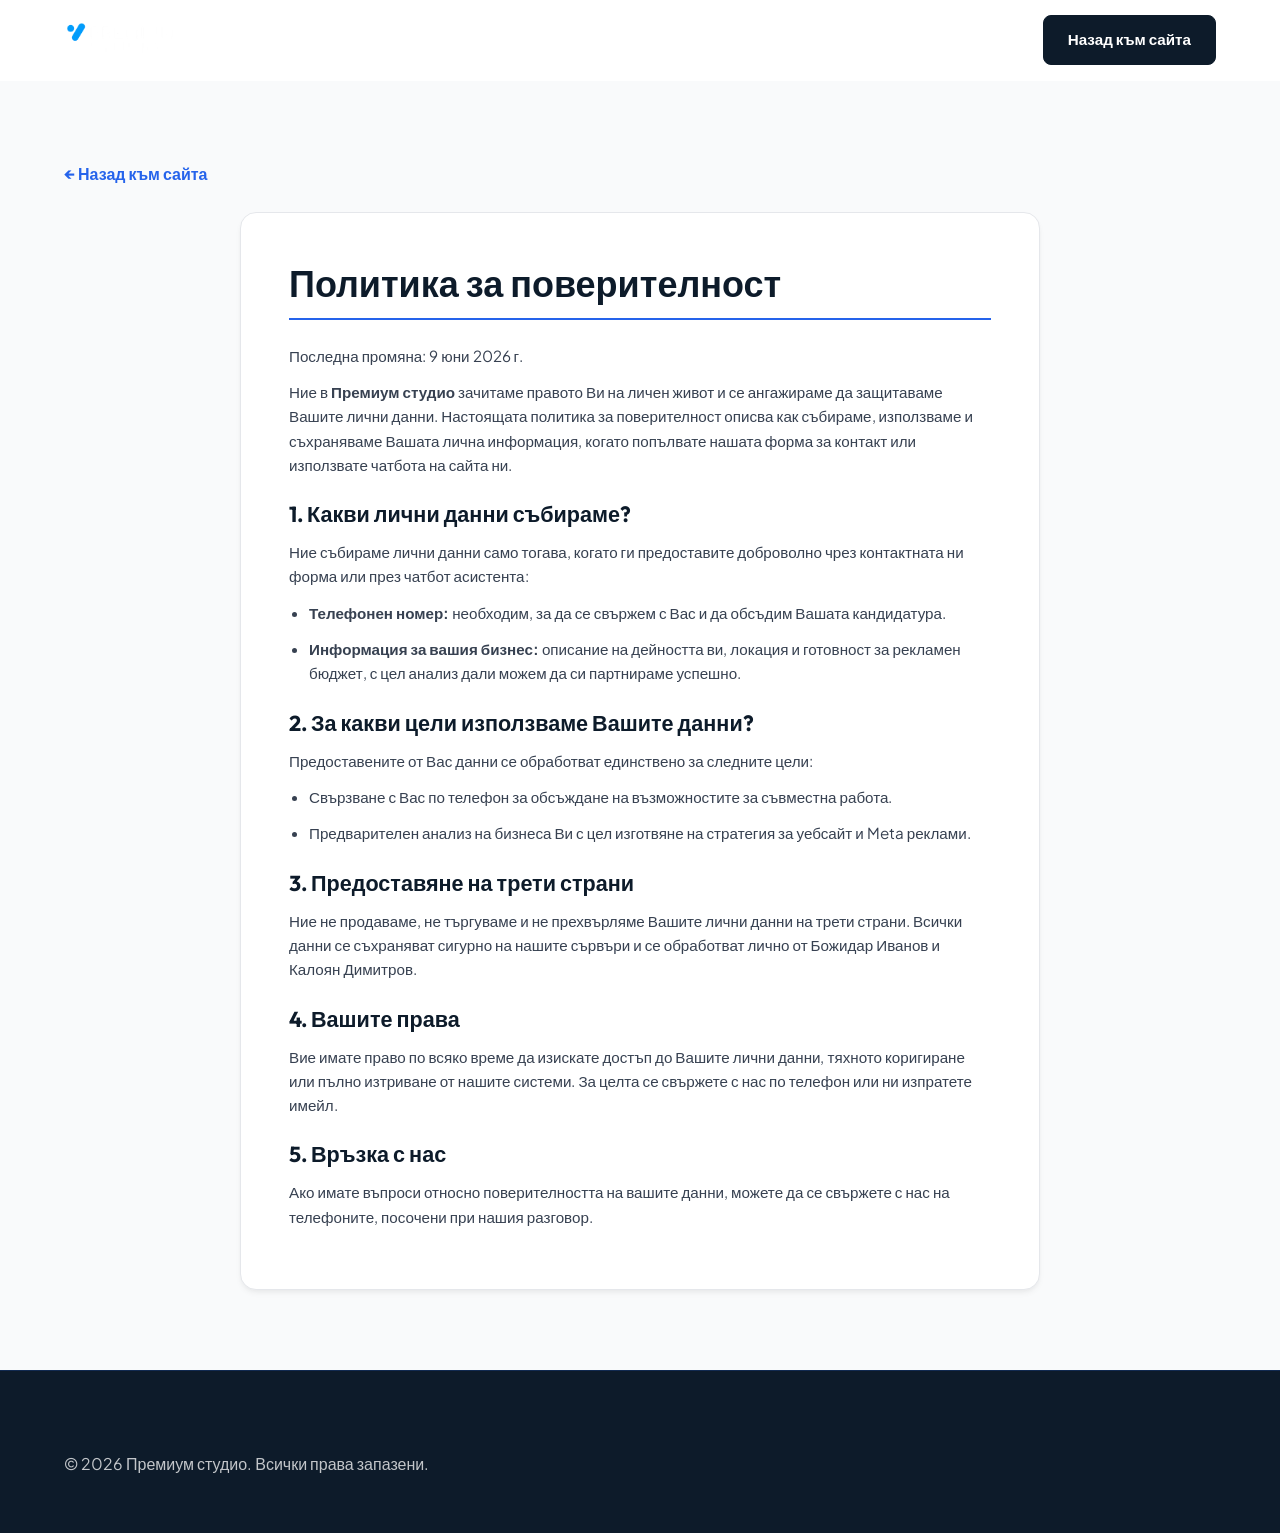
<file: privacy.html>
<!DOCTYPE html>
<html lang="bg">
<head>
    <meta charset="UTF-8">
    <meta name="viewport" content="width=device-width, initial-scale=1.0">
    <title>Политика за поверителност | Премиум студио</title>
    <link rel="preconnect" href="https://fonts.googleapis.com">
    <link rel="preconnect" href="https://fonts.gstatic.com" crossorigin>
    <link rel="stylesheet" href="https://fonts.googleapis.com/css2?family=Outfit:wght@400;600;700&family=Plus+Jakarta+Sans:wght@400;500;600&display=swap" media="print" onload="this.media='all'">
    <noscript><link rel="stylesheet" href="https://fonts.googleapis.com/css2?family=Outfit:wght@400;600;700&family=Plus+Jakarta+Sans:wght@400;500;600&display=swap"></noscript>
    <link rel="stylesheet" href="style.css">
    <style>
        .legal-page { padding: 80px 0; background-color: var(--color-bg-secondary); }
        .legal-card { background-color: var(--color-bg-primary); border-radius: var(--border-radius-md); padding: 48px; border: 1px solid var(--color-gray-light); box-shadow: var(--box-shadow-sm); max-width: 800px; margin: 0 auto; }
        .legal-card h1 { font-size: 2.25rem; margin-bottom: 24px; border-bottom: 2px solid var(--color-orange); padding-bottom: 12px; }
        .legal-card h2 { font-size: 1.35rem; margin: 24px 0 12px 0; color: var(--color-black); }
        .legal-card p, .legal-card li { font-size: 0.95rem; color: var(--color-charcoal); line-height: 1.6; margin-bottom: 12px; }
        .legal-card ul { list-style: disc; padding-left: 20px; margin-bottom: 16px; }
        .back-link { display: inline-flex; align-items: center; gap: 8px; color: var(--color-orange); font-family: var(--font-heading); font-weight: 700; margin-bottom: 24px; }
        .back-link:hover { color: var(--color-orange-hover); }
    </style>
</head>
<body>
    <header class="main-header">
        <div class="container header-container">
            <a href="index.html" class="logo-wrapper">
                <img src="assets/logo.webp" width="162" height="54" alt="Премиум студио" class="header-logo">
            </a>
            <a href="index.html" class="btn btn-secondary">Назад към сайта</a>
        </div>
    </header>

    <section class="legal-page">
        <div class="container">
            <a href="index.html" class="back-link">&larr; Назад към сайта</a>
            <div class="legal-card">
                <h1>Политика за поверителност</h1>
                <p>Последна промяна: 9 юни 2026 г.</p>
                <p>Ние в <strong>Премиум студио</strong> зачитаме правото Ви на личен живот и се ангажираме да защитаваме Вашите лични данни. Настоящата политика за поверителност описва как събираме, използваме и съхраняваме Вашата лична информация, когато попълвате нашата форма за контакт или използвате чатбота на сайта ни.</p>
                
                <h2>1. Какви лични данни събираме?</h2>
                <p>Ние събираме лични данни само тогава, когато ги предоставите доброволно чрез контактната ни форма или през чатбот асистента:</p>
                <ul>
                    <li><strong>Телефонен номер:</strong> необходим, за да се свържем с Вас и да обсъдим Вашата кандидатура.</li>
                    <li><strong>Информация за вашия бизнес:</strong> описание на дейността ви, локация и готовност за рекламен бюджет, с цел анализ дали можем да си партнираме успешно.</li>
                </ul>

                <h2>2. За какви цели използваме Вашите данни?</h2>
                <p>Предоставените от Вас данни се обработват единствено за следните цели:</p>
                <ul>
                    <li>Свързване с Вас по телефон за обсъждане на възможностите за съвместна работа.</li>
                    <li>Предварителен анализ на бизнеса Ви с цел изготвяне на стратегия за уебсайт и Meta реклами.</li>
                </ul>

                <h2>3. Предоставяне на трети страни</h2>
                <p>Ние не продаваме, не търгуваме и не прехвърляме Вашите лични данни на трети страни. Всички данни се съхраняват сигурно на нашите сървъри и се обработват лично от Божидар Иванов и Калоян Димитров.</p>

                <h2>4. Вашите права</h2>
                <p>Вие имате право по всяко време да изискате достъп до Вашите лични данни, тяхното коригиране или пълно изтриване от нашите системи. За целта се свържете с нас по телефон или ни изпратете имейл.</p>

                <h2>5. Връзка с нас</h2>
                <p>Ако имате въпроси относно поверителността на вашите данни, можете да се свържете с нас на телефоните, посочени при нашия разговор.</p>
            </div>
        </div>
    </section>

    <footer class="main-footer">
        <div class="container footer-container">
            <p>&copy; 2026 Премиум студио. Всички права запазени.</p>
        </div>
    </footer>
</body>
</html>
</file>
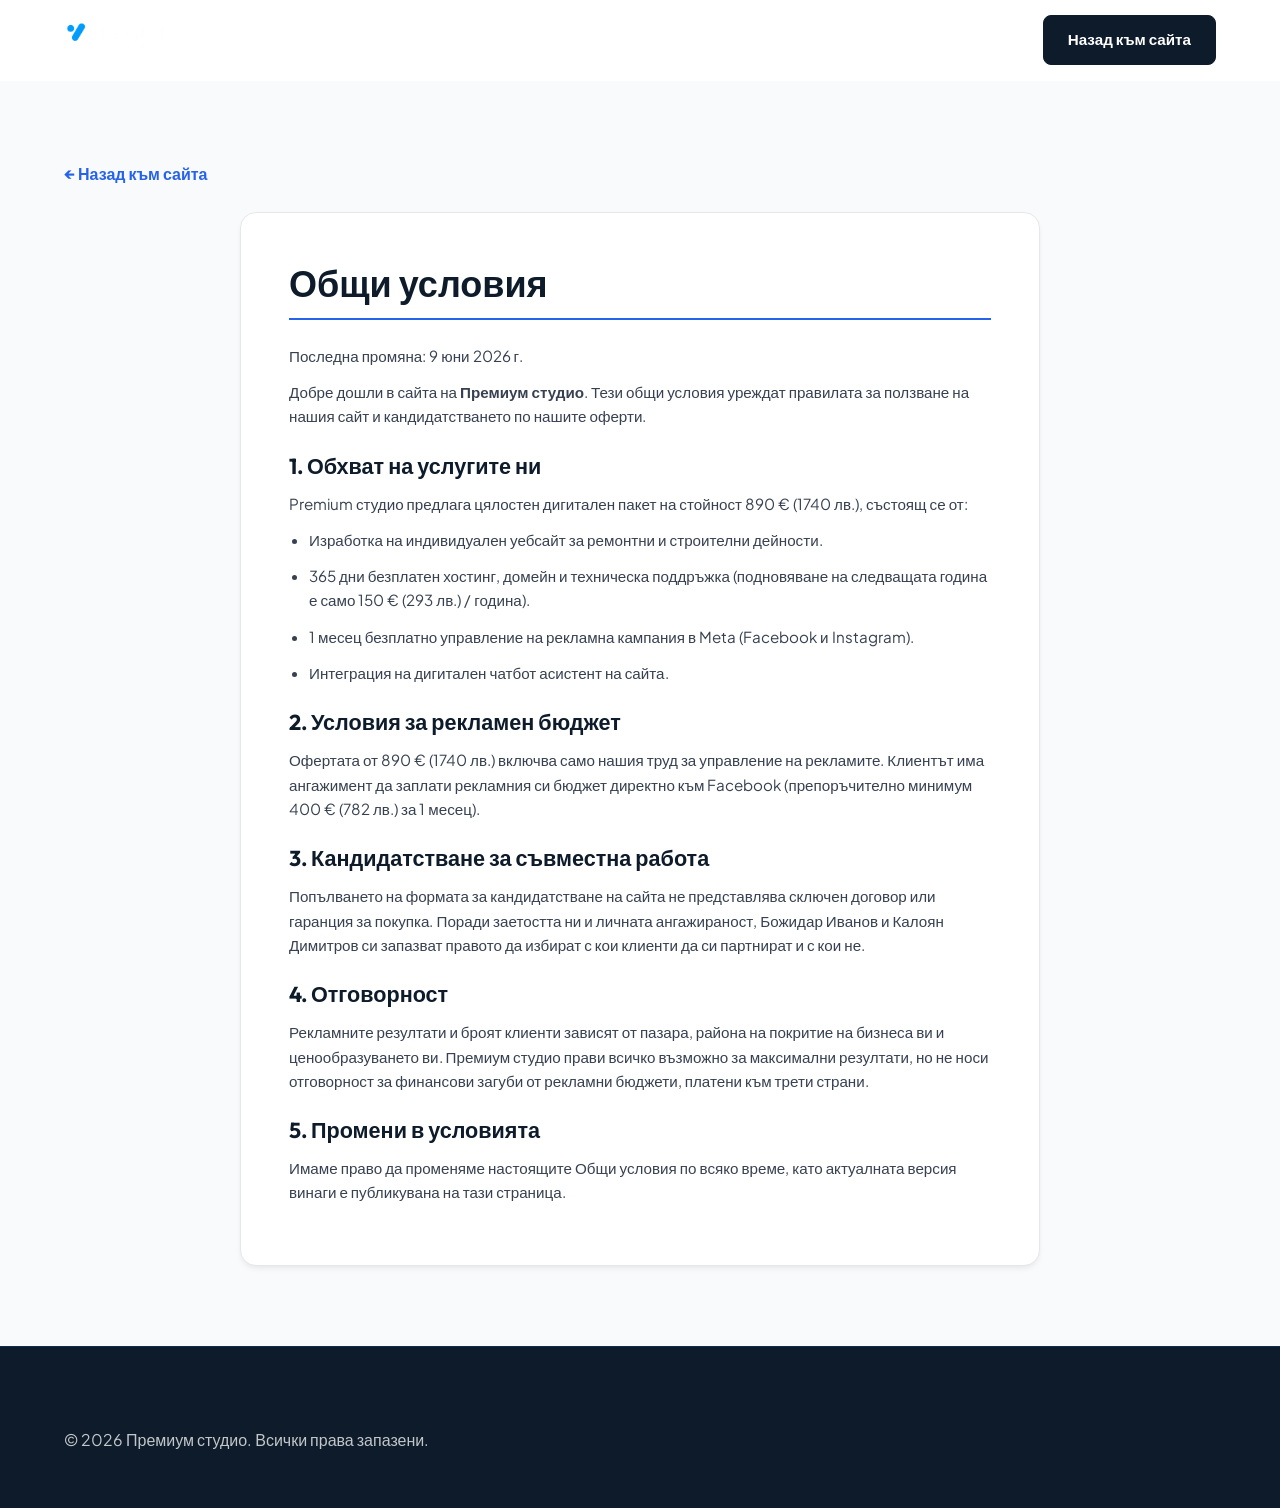
<file: terms.html>
<!DOCTYPE html>
<html lang="bg">
<head>
    <meta charset="UTF-8">
    <meta name="viewport" content="width=device-width, initial-scale=1.0">
    <title>Общи условия | Премиум студио</title>
    <link rel="preconnect" href="https://fonts.googleapis.com">
    <link rel="preconnect" href="https://fonts.gstatic.com" crossorigin>
    <link rel="stylesheet" href="https://fonts.googleapis.com/css2?family=Outfit:wght@400;600;700&family=Plus+Jakarta+Sans:wght@400;500;600&display=swap" media="print" onload="this.media='all'">
    <noscript><link rel="stylesheet" href="https://fonts.googleapis.com/css2?family=Outfit:wght@400;600;700&family=Plus+Jakarta+Sans:wght@400;500;600&display=swap"></noscript>
    <link rel="stylesheet" href="style.css">
    <style>
        .legal-page { padding: 80px 0; background-color: var(--color-bg-secondary); }
        .legal-card { background-color: var(--color-bg-primary); border-radius: var(--border-radius-md); padding: 48px; border: 1px solid var(--color-gray-light); box-shadow: var(--box-shadow-sm); max-width: 800px; margin: 0 auto; }
        .legal-card h1 { font-size: 2.25rem; margin-bottom: 24px; border-bottom: 2px solid var(--color-orange); padding-bottom: 12px; }
        .legal-card h2 { font-size: 1.35rem; margin: 24px 0 12px 0; color: var(--color-black); }
        .legal-card p, .legal-card li { font-size: 0.95rem; color: var(--color-charcoal); line-height: 1.6; margin-bottom: 12px; }
        .legal-card ul { list-style: disc; padding-left: 20px; margin-bottom: 16px; }
        .back-link { display: inline-flex; align-items: center; gap: 8px; color: var(--color-orange); font-family: var(--font-heading); font-weight: 700; margin-bottom: 24px; }
        .back-link:hover { color: var(--color-orange-hover); }
    </style>
</head>
<body>
    <header class="main-header">
        <div class="container header-container">
            <a href="index.html" class="logo-wrapper">
                <img src="assets/logo.webp" width="162" height="54" alt="Премиум студио" class="header-logo">
            </a>
            <a href="index.html" class="btn btn-secondary">Назад към сайта</a>
        </div>
    </header>

    <section class="legal-page">
        <div class="container">
            <a href="index.html" class="back-link">&larr; Назад към сайта</a>
            <div class="legal-card">
                <h1>Общи условия</h1>
                <p>Последна промяна: 9 юни 2026 г.</p>
                <p>Добре дошли в сайта на <strong>Премиум студио</strong>. Тези общи условия уреждат правилата за ползване на нашия сайт и кандидатстването по нашите оферти.</p>
                
                <h2>1. Обхват на услугите ни</h2>
                <p>Premium студио предлага цялостен дигитален пакет на стойност 890 € (1740 лв.), състоящ се от:</p>
                <ul>
                    <li>Изработка на индивидуален уебсайт за ремонтни и строителни дейности.</li>
                    <li>365 дни безплатен хостинг, домейн и техническа поддръжка (подновяване на следващата година е само 150 € (293 лв.) / година).</li>
                    <li>1 месец безплатно управление на рекламна кампания в Meta (Facebook и Instagram).</li>
                    <li>Интеграция на дигитален чатбот асистент на сайта.</li>
                </ul>
                
                <h2>2. Условия за рекламен бюджет</h2>
                <p>Офертата от 890 € (1740 лв.) включва само нашия труд за управление на рекламите. Клиентът има ангажимент да заплати рекламния си бюджет директно към Facebook (препоръчително минимум 400 € (782 лв.) за 1 месец).</p>

                <h2>3. Кандидатстване за съвместна работа</h2>
                <p>Попълването на формата за кандидатстване на сайта не представлява сключен договор или гаранция за покупка. Поради заетостта ни и личната ангажираност, Божидар Иванов и Калоян Димитров си запазват правото да избират с кои клиенти да си партнират и с кои не.</p>

                <h2>4. Отговорност</h2>
                <p>Рекламните резултати и броят клиенти зависят от пазара, района на покритие на бизнеса ви и ценообразуването ви. Премиум студио прави всичко възможно за максимални резултати, но не носи отговорност за финансови загуби от рекламни бюджети, платени към трети страни.</p>

                <h2>5. Промени в условията</h2>
                <p>Имаме право да променяме настоящите Общи условия по всяко време, като актуалната версия винаги е публикувана на тази страница.</p>
            </div>
        </div>
    </section>

    <footer class="main-footer">
        <div class="container footer-container">
            <p>&copy; 2026 Премиум студио. Всички права запазени.</p>
        </div>
    </footer>
</body>
</html>
</file>
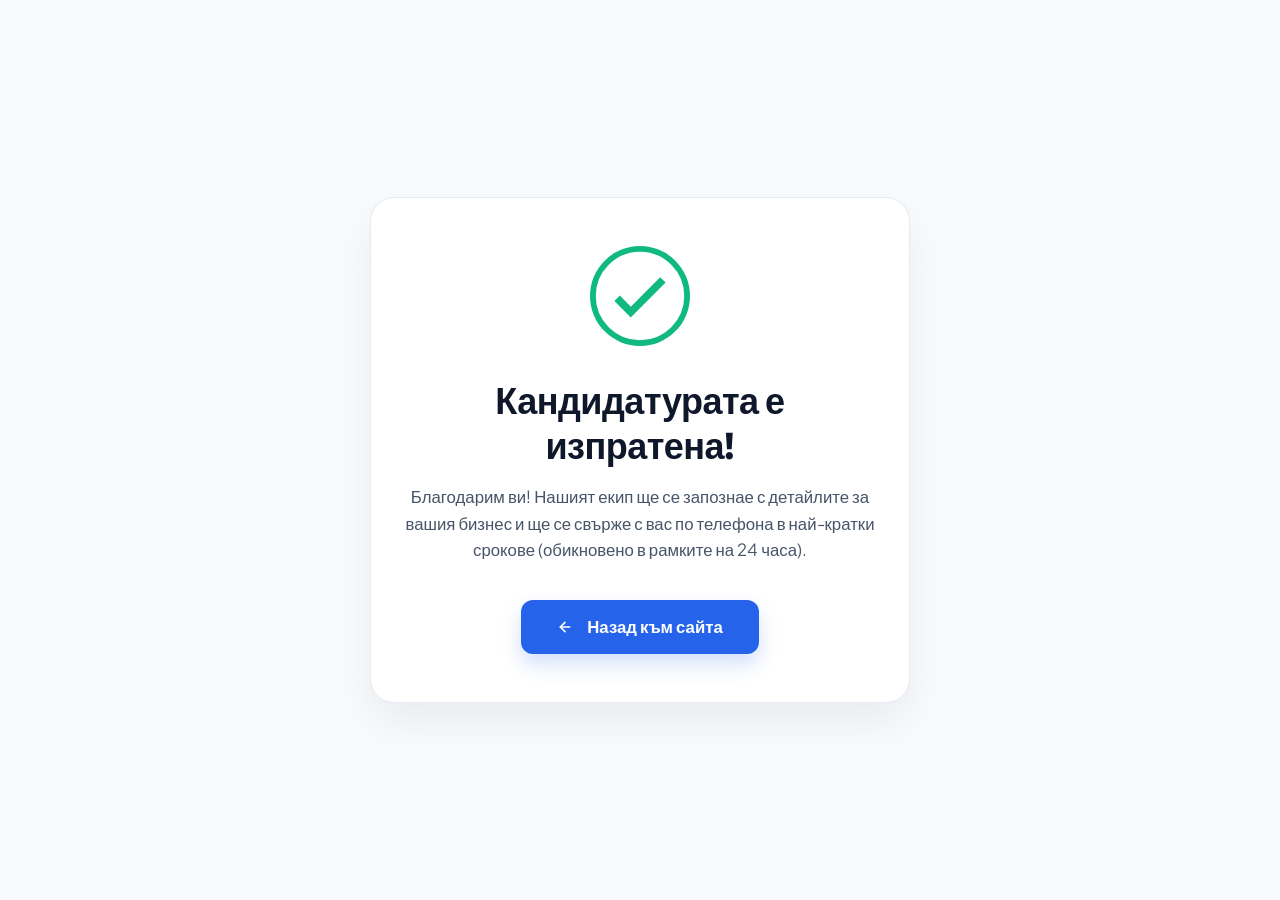
<file: thank-you.html>
<!DOCTYPE html>
<html lang="bg">
<head>
    <meta charset="UTF-8">
    <meta name="viewport" content="width=device-width, initial-scale=1.0">
    <title>Успешно изпратена кандидатура | Премиум студио</title>
    <!-- Google Fonts -->
    <link rel="preconnect" href="https://fonts.googleapis.com">
    <link rel="preconnect" href="https://fonts.gstatic.com" crossorigin>
    <link rel="stylesheet" href="https://fonts.googleapis.com/css2?family=Outfit:wght@300;400;500;600;700;800&family=Plus+Jakarta+Sans:wght@400;500;600;700;800&display=swap" media="print" onload="this.media='all'">
    <noscript><link rel="stylesheet" href="https://fonts.googleapis.com/css2?family=Outfit:wght@300;400;500;600;700;800&family=Plus+Jakarta+Sans:wght@400;500;600;700;800&display=swap"></noscript>

    <style>
        :root {
            --color-primary: #2563EB;
            --color-black: #0F172A;
            --color-gray-dark: #475569;
            --color-gray-light: #F1F5F9;
            --color-green: #10B981;
            --font-body: 'Plus Jakarta Sans', sans-serif;
            --font-heading: 'Outfit', sans-serif;
        }

        * {
            box-sizing: border-box;
            margin: 0;
            padding: 0;
        }

        body {
            font-family: var(--font-body);
            background-color: #F8FAFC;
            color: var(--color-black);
            display: flex;
            align-items: center;
            justify-content: center;
            min-height: 100vh;
            padding: 24px;
        }

        .thank-you-card {
            background: #ffffff;
            max-width: 540px;
            width: 100%;
            border-radius: 24px;
            padding: 48px 32px;
            text-align: center;
            box-shadow: 0 20px 40px rgba(15, 23, 42, 0.06);
            border: 1px solid rgba(226, 232, 240, 0.8);
        }

        /* Animated SVG Checkmark */
        .checkmark-container {
            margin-bottom: 32px;
            display: flex;
            justify-content: center;
        }

        .checkmark {
            width: 100px;
            height: 100px;
            border-radius: 50%;
            display: block;
            stroke-width: 4;
            stroke: var(--color-green);
            stroke-miterlimit: 10;
            box-shadow: inset 0px 0px 0px var(--color-green);
            animation: fill .4s ease-in-out .4s forwards, scale .3s ease-in-out .9s;
        }

        .checkmark__circle {
            stroke-dasharray: 166;
            stroke-dashoffset: 166;
            stroke-width: 4;
            stroke-miterlimit: 10;
            stroke: var(--color-green);
            fill: none;
            animation: stroke 0.6s cubic-bezier(0.65, 0, 0.45, 1) forwards;
        }

        .checkmark__check {
            transform-origin: 50% 50%;
            stroke-dasharray: 48;
            stroke-dashoffset: 48;
            stroke: var(--color-green);
            animation: stroke 0.3s cubic-bezier(0.65, 0, 0.45, 1) 0.6s forwards;
        }

        @keyframes stroke {
            100% {
                stroke-dashoffset: 0;
            }
        }

        @keyframes scale {
            0%, 100% {
                transform: none;
            }
            50% {
                transform: scale3d(1.15, 1.15, 1);
            }
        }

        @keyframes fill {
            100% {
                box-shadow: inset 0px 0px 0px 50px #ffffff;
            }
        }

        h1 {
            font-family: var(--font-heading);
            font-size: 2.25rem;
            font-weight: 800;
            letter-spacing: -0.5px;
            margin-bottom: 16px;
            color: var(--color-black);
        }

        p {
            font-size: 1.05rem;
            line-height: 1.6;
            color: var(--color-gray-dark);
            margin-bottom: 36px;
        }

        .btn {
            display: inline-flex;
            align-items: center;
            justify-content: center;
            gap: 10px;
            background-color: var(--color-primary);
            color: #ffffff;
            font-family: var(--font-heading);
            font-weight: 700;
            font-size: 1.05rem;
            padding: 16px 36px;
            border-radius: 12px;
            text-decoration: none;
            box-shadow: 0 10px 20px rgba(37, 99, 235, 0.2);
            transition: all 0.3s ease;
        }

        .btn:hover {
            transform: translateY(-2px);
            box-shadow: 0 12px 24px rgba(37, 99, 235, 0.3);
            background-color: #1E40AF;
        }

        .btn i {
            font-size: 0.95rem;
            transition: transform 0.3s ease;
        }

        .btn:hover i {
            transform: translateX(-4px);
        }

        @media (max-width: 480px) {
            .thank-you-card {
                padding: 36px 20px;
            }
            
            h1 {
                font-size: 1.85rem;
            }
            
            p {
                font-size: 0.95rem;
                margin-bottom: 28px;
            }
        }
    </style>
    <!-- Meta Pixel Code -->
    <script>
    !function(f,b,e,v,n,t,s)
    {if(f.fbq)return;n=f.fbq=function(){n.callMethod?
    n.callMethod.apply(n,arguments):n.queue.push(arguments)};
    if(!f._fbq)f._fbq=n;n.push=n;n.loaded=!0;n.version='2.0';
    n.queue=[];t=b.createElement(e);t.async=!0;
    t.src=v;s=b.getElementsByTagName(e)[0];
    s.parentNode.insertBefore(t,s)}(window, document,'script',
    'https://connect.facebook.net/en_US/fbevents.js');
    fbq('init', '923372703416193');
    fbq('track', 'PageView');
    fbq('track', 'Contact');
    fbq('track', 'Lead');
    fbq('track', 'Purchase', { value: 890.00, currency: 'EUR' });
    </script>
    <noscript><img height="1" width="1" style="display:none"
    src="https://www.facebook.com/tr?id=923372703416193&ev=PageView&noscript=1"
    /></noscript>
    <!-- End Meta Pixel Code -->
</head>
<body>

    <div class="thank-you-card">
        <div class="checkmark-container">
            <svg class="checkmark" xmlns="http://www.w3.org/2000/svg" viewBox="0 0 52 52">
                <circle class="checkmark__circle" cx="26" cy="26" r="25" fill="none"/>
                <path class="checkmark__check" fill="none" d="M14.1 27.2l7.1 7.2 16.7-16.8"/>
            </svg>
        </div>
        
        <h1>Кандидатурата е изпратена!</h1>
        <p>Благодарим ви! Нашият екип ще се запознае с детайлите за вашия бизнес и ще се свърже с вас по телефона в най-кратки срокове (обикновено в рамките на 24 часа).</p>
        
        <a href="index.html" class="btn">
            <svg class="icon-svg" width="16" height="16" viewBox="0 0 24 24" fill="none" stroke="currentColor" stroke-width="2.5" stroke-linecap="round" stroke-linejoin="round" style="display:inline-block; vertical-align:middle; margin-right:4px;"><line x1="19" y1="12" x2="5" y2="12"></line><polyline points="12 19 5 12 12 5"></polyline></svg> Назад към сайта
        </a>
    </div>

</body>
</html>
</file>
<file: style.css>
:root{--color-bg-primary:#FFFFFF;--color-bg-secondary:#F9FAFB;--color-bg-tertiary:#F1F3F5;--color-orange:#2563EB;--color-orange-hover:#1E40AF;--color-orange-light:#EFF6FF;--color-orange-glow:rgba(37,99,235,0.15);--color-black:#0D1B2A;--color-charcoal:#374151;--color-gray-dark:#4B5563;--color-gray-light:#E5E7EB;--color-gray-border:#D1D5DB;--color-green:#10B981;--color-green-light:#ECFDF5;--color-red:#EF4444;--color-red-light:#FEF2F2;--color-white:#FFFFFF;--font-heading:'Outfit',-apple-system,BlinkMacSystemFont,"Segoe UI",Roboto,sans-serif;--font-body:'Plus Jakarta Sans',-apple-system,BlinkMacSystemFont,"Segoe UI",Roboto,sans-serif;--container-max-width:1200px;--transition-fast:0.2s ease;--transition-normal:0.3s cubic-bezier(0.4,0,0.2,1);--transition-slow:0.5s ease;--border-radius-sm:8px;--border-radius-md:16px;--border-radius-lg:24px;--box-shadow-sm:0 4px 6px -1px rgba(0,0,0,0.05),0 2px 4px -1px rgba(0,0,0,0.03);--box-shadow-md:0 10px 15px -3px rgba(0,0,0,0.05),0 4px 6px -2px rgba(0,0,0,0.03);--box-shadow-lg:0 20px 25px -5px rgba(0,0,0,0.06),0 10px 10px -5px rgba(0,0,0,0.02);--box-shadow-orange:0 10px 20px -5px rgba(37,99,235,0.3);}*,*::before,*::after{box-sizing:border-box;margin:0;padding:0;}html{scroll-behavior:smooth;font-size:16px;overflow-x:hidden;}body{background-color:var(--color-bg-primary);color:var(--color-charcoal);font-family:var(--font-body);line-height:1.6;-webkit-font-smoothing:antialiased;overflow-x:hidden;width:100%;}h1,h2,h3,h4,h5,h6{font-family:var(--font-heading);color:var(--color-black);font-weight:700;line-height:1.25;}p{margin-bottom:1rem;}.text-center{text-align:center;}a{color:inherit;text-decoration:none;transition:var(--transition-fast);}ul{list-style:none;}img,svg{max-width:100%;display:block;}.container{width:100%;max-width:var(--container-max-width);margin:0 auto;padding:0 24px;}.btn{display:inline-flex;align-items:center;justify-content:center;gap:8px;font-family:var(--font-heading);font-weight:600;font-size:0.95rem;padding:12px 24px;border-radius:var(--border-radius-sm);border:none;cursor:pointer;transition:var(--transition-normal);}.btn-primary{background-color:var(--color-orange);color:#FFFFFF;box-shadow:var(--box-shadow-orange);}.btn-primary:hover{background-color:var(--color-orange-hover);transform:translateY(-2px);box-shadow:0 12px 24px -5px rgba(37,99,235,0.45);}.btn-primary:active{transform:translateY(0);}.btn-secondary{background-color:var(--color-black);color:var(--color-bg-primary);border:1px solid var(--color-black);}.btn-secondary:hover{background-color:transparent;color:var(--color-black);transform:translateY(-2px);}.btn-large{padding:16px 36px;font-size:1.05rem;border-radius:var(--border-radius-sm);}.btn-full{width:100%;padding:14px;font-size:1.05rem;}.section-badge{display:inline-block;background-color:var(--color-orange);color:#FFFFFF;font-family:var(--font-heading);font-weight:700;font-size:0.8rem;text-transform:uppercase;letter-spacing:1px;padding:6px 16px;border-radius:50px;margin-bottom:16px;}.section-badge.badge-large{font-size:0.95rem;padding:8px 20px;}.section-badge.badge-orange{background-color:var(--color-orange);color:#FFFFFF;}.section-badge.badge-black{background-color:var(--color-bg-tertiary);color:var(--color-black);}.section-title{font-size:2.25rem;margin-bottom:16px;letter-spacing:-0.5px;}.section-title.text-center{text-align:center;}.section-lead{font-size:1.15rem;color:var(--color-gray-dark);max-width:720px;margin:0 auto 48px auto;}.section-lead.text-center{text-align:center;}.main-header{background-color:transparent;backdrop-filter:none;-webkit-backdrop-filter:none;position:sticky;top:0;z-index:100;border-bottom:1px solid rgba(37,99,235,0);transition:background-color 0.3s ease,backdrop-filter 0.3s ease,border-color 0.3s ease;}.main-header.scrolled,.main-header.menu-open{background-color:rgba(13,27,42,0.95);backdrop-filter:blur(10px);-webkit-backdrop-filter:blur(10px);border-bottom:1px solid rgba(37,99,235,0.25);}.header-container{height:80px;display:flex;align-items:center;justify-content:space-between;}.logo-wrapper{display:flex;align-items:center;}.header-logo{height:54px;width:auto;max-width:100%;}.main-nav{display:flex;gap:24px;}.nav-link{font-family:var(--font-heading);font-weight:500;font-size:0.95rem;color:#FFFFFF;white-space:nowrap;}.nav-link:hover{color:var(--color-orange);}.header-actions{display:flex;align-items:center;gap:16px;}.stars-3d{display:inline-block;vertical-align:middle;object-fit:contain;}.trust-badge{display:flex;flex-direction:column;align-items:flex-end;}.trust-badge .header-stars{width:76px;height:19px;margin-bottom:2px;}.trust-badge .badge-text{font-size:0.75rem;color:var(--color-gray-dark);font-weight:500;white-space:nowrap;}.mobile-menu-toggle{display:none;flex-direction:column;justify-content:space-between;width:24px;height:18px;background:transparent;border:none;cursor:pointer;z-index:150;}.mobile-menu-toggle span{width:100%;height:2px;background-color:#FFFFFF;border-radius:2px;transition:var(--transition-normal);}.hero-section{padding:120px 0 100px 0;margin-top:-80px;background:linear-gradient(to bottom,#0066ff 0%,#060e1a 35%,#060e1a 65%,#0066ff 92%,#ffffff 100%);border-bottom:none;overflow:hidden;position:relative;color:rgba(255,255,255,0.75);}.hero-container{display:flex;justify-content:center;align-items:center;max-width:900px;margin:0 auto;text-align:center;}.hero-content{display:flex;flex-direction:column;align-items:center;text-align:center;width:100%;}.tagline{display:inline-flex;align-items:center;gap:8px;font-family:var(--font-heading);font-weight:600;font-size:0.85rem;color:var(--color-orange);background-color:var(--color-orange-light);padding:6px 14px;border-radius:50px;margin-bottom:24px;}.pulse-dot{width:8px;height:8px;border-radius:50%;background-color:var(--color-orange);animation:pulseGlow 1.5s infinite;}@keyframes pulseGlow{0%{transform:scale(0.9);box-shadow:0 0 0 0 rgba(37,99,235,0.7);}70%{transform:scale(1.1);box-shadow:0 0 0 6px rgba(37,99,235,0);}100%{transform:scale(0.9);box-shadow:0 0 0 0 rgba(37,99,235,0);}}.hero-title{font-size:3.25rem;line-height:1.15;margin-bottom:20px;letter-spacing:-1.5px;color:#FFFFFF;}.hero-title .highlight{color:var(--color-orange);position:relative;display:inline-block;}.hero-title .highlight::after{content:'';position:absolute;bottom:4px;left:0;width:100%;height:8px;background-color:var(--color-orange-glow);z-index:-1;}.hero-subtitle{font-size:1.15rem;color:rgba(255,255,255,0.75);margin-bottom:24px;}.hero-offer-brief{background-color:var(--color-bg-primary);border-left:4px solid var(--color-orange);padding:16px 20px;border-radius:0 var(--border-radius-sm) var(--border-radius-sm) 0;box-shadow:var(--box-shadow-sm);margin-bottom:32px;font-size:0.95rem;color:var(--color-charcoal);}.hero-actions{display:flex;gap:16px;margin-bottom:48px;}.hero-stats{display:flex;justify-content:center;gap:48px;border-top:1px solid rgba(37,99,235,0.2);padding-top:24px;width:100%;}.hero-trust-row{display:flex;align-items:center;justify-content:center;gap:16px;margin-bottom:28px;}.hero-trust-avatars{display:flex;align-items:center;}.hero-trust-avatars img{width:42px;height:42px;border-radius:50%;border:2px solid var(--color-orange);margin-left:-12px;object-fit:cover;transition:var(--transition-normal);}.hero-trust-avatars img:first-child{margin-left:0;}.hero-trust-avatars img:hover{transform:translateY(-2px);z-index:5;}.hero-trust-text-wrapper{display:flex;flex-direction:column;align-items:flex-start;text-align:left;}.hero-trust-text-wrapper .hero-stars{width:92px;height:23px;margin-bottom:4px;}.hero-trust-text{font-size:0.9rem;font-weight:600;color:#FFFFFF;}.stat-item{display:flex;flex-direction:column;}.stat-number{font-family:var(--font-heading);font-size:1.8rem;font-weight:800;color:#FFFFFF;}.stat-label{font-size:0.75rem;color:#FFFFFF;font-weight:600;text-transform:uppercase;}.hero-visual{position:relative;}.hero-image-container{position:relative;z-index:2;border-radius:var(--border-radius-md);overflow:hidden;box-shadow:var(--box-shadow-lg);border:1px solid var(--color-gray-light);transition:var(--transition-normal);}.hero-image-container:hover{transform:translateY(-4px);box-shadow:0 25px 45px rgba(0,0,0,0.1);}.hero-main-img{width:100%;height:auto;object-fit:cover;aspect-ratio:16 / 11;}.hero-image-badge{position:absolute;bottom:20px;left:20px;background-color:rgba(255,255,255,0.9);backdrop-filter:blur(8px);-webkit-backdrop-filter:blur(8px);padding:12px 20px;border-radius:var(--border-radius-sm);display:flex;align-items:center;gap:10px;box-shadow:var(--box-shadow-md);border:1px solid rgba(255,255,255,0.6);}.hero-image-badge i{font-size:1.2rem;}.hero-image-badge span{font-family:var(--font-heading);font-weight:700;font-size:0.85rem;color:var(--color-black);}.glow-bg{position:absolute;top:-20px;right:-20px;bottom:-20px;left:-20px;background:radial-gradient(circle,rgba(255,107,0,0.06) 0%,rgba(255,255,255,0) 70%);z-index:1;pointer-events:none;}.problem-section{padding:100px 0;background-color:var(--color-bg-primary);}.comparison-grid{display:grid;grid-template-columns:repeat(2,1fr);gap:32px;margin-top:48px;}.comparison-card{background-color:var(--color-bg-secondary);border-radius:var(--border-radius-md);padding:40px;border:1px solid var(--color-bg-tertiary);position:relative;overflow:hidden;transition:var(--transition-normal);}.comparison-card:hover{transform:translateY(-4px);box-shadow:var(--box-shadow-md);}.comparison-card.bad{border-top:4px solid var(--color-gray-border);}.comparison-card.good{border:3px solid var(--color-orange);background-color:var(--color-bg-primary);box-shadow:0 10px 30px rgba(255,107,0,0.25);}.card-status{font-family:var(--font-heading);font-size:1.15rem;font-weight:700;margin-bottom:24px;display:flex;align-items:center;gap:8px;}.status-bad{color:var(--color-gray-dark);}.status-good{color:var(--color-green);}.comparison-list{display:flex;flex-direction:column;gap:16px;}.comparison-list li{display:flex;align-items:flex-start;gap:12px;font-size:0.95rem;}.comparison-list li span{line-height:1.4;}.icon-bad{color:var(--color-red);font-size:1rem;margin-top:3px;}.icon-good{color:var(--color-green);font-size:1rem;margin-top:3px;}.offer-section{padding:35px 0 80px 0;background:linear-gradient(to bottom,#ffffff 0%,#0066ff 15%,#060e1a 35%,#060e1a 65%,#0066ff 85%,var(--color-bg-secondary) 100%);color:rgba(255,255,255,0.75);position:relative;}.offer-section .section-title{color:var(--color-bg-primary);}.text-white-section{color:var(--color-bg-primary);}.text-white-lead{color:var(--color-gray-border);}.offer-grid{display:grid;grid-template-columns:repeat(3,1fr);gap:32px;margin-bottom:64px;}.offer-card{background-color:#0D1B2A;border:1px solid rgba(37,99,235,0.25);border-radius:var(--border-radius-md);padding:36px;display:flex;flex-direction:column;align-items:flex-start;transition:var(--transition-normal);position:relative;}.offer-card:hover{transform:translateY(-6px);border-color:rgba(37,99,235,0.4);box-shadow:0 15px 30px rgba(0,0,0,0.5);}.offer-card.featured{border:2.5px solid var(--color-orange);background-color:#0D1B2A;}.featured-badge{position:absolute;top:-12px;left:24px;background-color:var(--color-orange);color:var(--color-bg-primary);font-family:var(--font-heading);font-weight:700;font-size:0.65rem;letter-spacing:1px;padding:4px 12px;border-radius:4px;}.offer-icon-wrapper{width:65px;height:65px;display:flex;align-items:center;justify-content:center;margin-bottom:24px;}.offer-icon-img{width:65px;height:65px;object-fit:contain;}.checkmark-img-title{width:48px;height:48px;flex-shrink:0;}.checkmark-img-list{width:40px;height:40px;margin-top:2px;flex-shrink:0;}.crossmark-img-title{width:48px;height:48px;flex-shrink:0;}.crossmark-img-list{width:40px;height:40px;margin-top:2px;flex-shrink:0;}.chatbot-demo-img{width:40px;height:40px;flex-shrink:0;}.offer-card h3{color:var(--color-bg-primary);font-size:1.3rem;margin-bottom:12px;}.offer-card p{color:rgba(255,255,255,0.75);font-size:0.9rem;line-height:1.5;margin-bottom:24px;flex-grow:1;}.offer-card p em{color:var(--color-bg-primary);font-style:normal;}.value-tag{font-family:var(--font-heading);font-weight:600;font-size:0.8rem;color:#718096;}.value-tag.text-orange{color:var(--color-orange);}.price-summary-panel{background-color:var(--color-bg-primary);border-radius:var(--border-radius-md);padding:48px;display:flex;justify-content:space-between;align-items:center;box-shadow:var(--box-shadow-lg);border:1px solid var(--color-gray-light);color:var(--color-charcoal);position:relative;z-index:2;}.price-details{display:flex;flex-direction:column;}.price-old{text-decoration:line-through;color:var(--color-gray-dark);font-size:1rem;font-weight:500;margin-bottom:4px;}.price-current-wrapper{display:flex;align-items:baseline;gap:8px;}.price-label{font-family:var(--font-heading);font-size:1.25rem;font-weight:700;color:var(--color-black);}.price-number{font-family:var(--font-heading);font-size:3.5rem;font-weight:800;color:var(--color-orange);line-height:1;}.price-period{font-size:1rem;color:var(--color-gray-dark);font-weight:500;}.price-cta{display:flex;flex-direction:column;align-items:flex-end;gap:12px;}.cta-subtext{font-size:0.75rem;color:var(--color-gray-dark);font-weight:500;display:flex;align-items:center;gap:4px;}.facebook-ads-section{padding:100px 0;background-color:var(--color-bg-secondary);border-bottom:1px solid var(--color-bg-tertiary);}.ads-container{display:grid;grid-template-columns:repeat(2,1fr);gap:40px;margin-top:48px;}.facebook-post{background-color:var(--color-bg-primary);border:1px solid var(--color-gray-light);border-radius:8px;box-shadow:var(--box-shadow-sm);padding:20px;display:flex;flex-direction:column;transition:var(--transition-normal);min-width:0;}.facebook-post:hover{transform:translateY(-2px);box-shadow:var(--box-shadow-md);}.post-header{display:flex;align-items:center;gap:12px;margin-bottom:16px;position:relative;}.post-avatar{width:40px;height:40px;border-radius:50%;object-fit:contain;border:1px solid var(--color-gray-light);}.post-meta{display:flex;flex-direction:column;}.post-author-name{font-weight:700;font-size:0.9rem;color:#000000;}.post-time{font-size:0.75rem;color:#65676B;display:flex;align-items:center;gap:4px;}.post-more-btn{position:absolute;right:0;top:4px;color:#65676B;cursor:pointer;}.post-text{font-size:0.88rem;color:#050505;margin-bottom:14px;line-height:1.45;}.post-media{position:relative;border-radius:4px;overflow:hidden;border:1px solid var(--color-bg-tertiary);}.post-image{width:100%;aspect-ratio:1.91 / 1;object-fit:cover;}.solar-post-image{object-position:left center;}.post-media-overlay-badge{position:absolute;top:12px;left:12px;background-color:var(--color-orange);color:var(--color-bg-primary);font-family:var(--font-heading);font-weight:800;font-size:0.7rem;padding:4px 10px;border-radius:4px;box-shadow:0 4px 10px rgba(0,0,0,0.2);}.post-cta-bar{background-color:#F0F2F5;padding:12px 16px;display:flex;justify-content:space-between;align-items:center;border-bottom-left-radius:4px;border-bottom-right-radius:4px;}.post-cta-info{display:flex;flex-direction:column;gap:2px;max-width:65%;min-width:0;}@media (max-width:480px){.facebook-post{padding:12px;}.post-cta-bar{padding:8px 10px;flex-direction:column;gap:10px;align-items:stretch;}.post-cta-info{max-width:100% !important;align-items:center;text-align:center;}.btn-fb-cta{width:100%;text-align:center;padding:8px;font-size:0.75rem;}.post-cta-title{font-size:0.8rem;}}.post-domain{font-size:0.7rem;color:#65676B;text-transform:uppercase;}.post-cta-title{font-family:var(--font-heading);font-weight:700;font-size:0.88rem;color:#050505;white-space:nowrap;overflow:hidden;text-overflow:ellipsis;}.btn-fb-cta{background-color:#E4E6EB;color:#050505;border:none;border-radius:6px;padding:8px 16px;font-family:var(--font-heading);font-weight:600;font-size:0.8rem;cursor:pointer;transition:var(--transition-fast);flex-shrink:0;}.btn-fb-cta:hover{background-color:#D8DADF;}.chatbot-demo-section{padding:100px 0;background-color:var(--color-bg-primary);}.chatbot-demo-grid{display:grid;grid-template-columns:1fr 1.1fr;gap:64px;align-items:center;}.chatbot-demo-info{display:flex;flex-direction:column;align-items:flex-start;}.features-list-inline{display:flex;flex-direction:column;gap:16px;margin:24px 0;}.feature-inline-item{display:flex;align-items:center;gap:12px;font-weight:600;font-size:0.95rem;}.demo-arrow-hint{font-family:var(--font-heading);font-weight:700;color:var(--color-orange);animation:bounceRight 1.5s infinite;font-size:1rem;display:inline-block;}.demo-arrow-hint .arrow-desktop{display:inline;}.demo-arrow-hint .arrow-mobile{display:none;}@keyframes bounceRight{0%,100%{transform:translateX(0);}50%{transform:translateX(6px);}}@keyframes bounceDown{0%,100%{transform:translateY(0);}50%{transform:translateY(6px);}}.chatbot-widget{background-color:var(--color-bg-primary);border-radius:var(--border-radius-md);box-shadow:var(--box-shadow-lg);border:1px solid var(--color-gray-light);overflow:hidden;height:480px;display:flex;flex-direction:column;}.chatbot-widget-header{background-color:var(--color-black);color:var(--color-bg-primary);padding:16px 24px;display:flex;align-items:center;gap:14px;}.chatbot-avatar{position:relative;width:40px;height:40px;background-color:transparent;color:var(--color-orange);border-radius:50%;display:flex;align-items:center;justify-content:center;font-size:1.25rem;}.chatbot-avatar-img{width:100%;height:100%;object-fit:cover;border-radius:50%;}.chatbot-avatar i{animation:floatRobot 3s ease-in-out infinite;}@keyframes floatRobot{0%,100%{transform:translateY(0);}50%{transform:translateY(-3px);}}.status-online{position:absolute;bottom:0;right:0;width:10px;height:10px;background-color:var(--color-green);border-radius:50%;border:2px solid var(--color-black);}.chatbot-info h4{color:var(--color-bg-primary);font-size:1rem;}.chatbot-info p{font-size:0.75rem;color:var(--color-gray-border);margin:0;}.chatbot-widget-body{flex-grow:1;padding:24px;overflow-y:auto;display:flex;flex-direction:column;gap:16px;background-color:#FAFBFB;}.chat-message{display:flex;flex-direction:column;max-width:80%;}.chat-message.bot{align-self:flex-start;}.chat-message.user{align-self:flex-end;}.message-bubble{padding:12px 18px;border-radius:var(--border-radius-sm);font-size:0.9rem;line-height:1.4;}.bot .message-bubble{background-color:var(--color-bg-tertiary);color:var(--color-black);border-bottom-left-radius:0;}.user .message-bubble{background-color:var(--color-orange);color:var(--color-bg-primary);border-bottom-right-radius:0;}.chat-options{display:flex;flex-direction:column;gap:8px;align-self:flex-start;width:100%;}.chat-option-btn{background-color:var(--color-bg-primary);border:1px solid var(--color-orange-glow);border-radius:var(--border-radius-sm);padding:10px 16px;font-size:0.85rem;font-family:var(--font-body);font-weight:500;color:var(--color-orange);text-align:left;cursor:pointer;transition:var(--transition-fast);box-shadow:var(--box-shadow-sm);}.chat-option-btn:hover{background-color:var(--color-orange-light);border-color:var(--color-orange);}.chatbot-widget-footer{padding:12px;background-color:var(--color-bg-secondary);border-top:1px solid var(--color-bg-tertiary);text-align:center;}.footer-note{font-size:0.75rem;color:var(--color-gray-dark);font-weight:500;}.team-section{padding:100px 0;background-color:var(--color-bg-secondary);}.team-section-header{margin-bottom:56px;max-width:800px;margin-left:auto;margin-right:auto;}.team-section-badge{display:inline-block;color:#3182CE;font-family:var(--font-heading);font-weight:700;font-size:0.8rem;letter-spacing:1.5px;margin-bottom:12px;text-transform:uppercase;}.team-section-title{font-size:2.75rem;margin-bottom:20px;color:var(--color-black);letter-spacing:-1px;}.team-section-lead{font-size:1.15rem;color:var(--color-gray-dark);line-height:1.6;}.team-cards-grid{display:grid;grid-template-columns:repeat(2,1fr);gap:40px;margin-bottom:64px;}.team-card{background-color:var(--color-bg-primary);border-radius:var(--border-radius-lg);border:1px solid var(--color-gray-light);padding:32px;box-shadow:var(--box-shadow-sm);display:flex;flex-direction:column;align-items:center;transition:var(--transition-normal);}.team-card:hover{transform:translateY(-4px);box-shadow:var(--box-shadow-md);border-color:var(--color-gray-border);}.team-card-image-wrapper{width:100%;max-width:320px;margin-bottom:24px;border-radius:var(--border-radius-md);overflow:hidden;box-shadow:var(--box-shadow-sm);}.team-card-img{width:100%;height:auto;aspect-ratio:3 / 4;object-fit:cover;display:block;}.team-card-info{display:flex;flex-direction:column;align-items:center;text-align:center;}.team-card-tag{display:inline-block;font-family:var(--font-heading);font-weight:700;font-size:0.75rem;letter-spacing:1px;padding:6px 16px;border-radius:50px;margin-bottom:16px;text-transform:uppercase;}.team-card-tag.tag-code{background-color:#EBF8FF;color:#2B6CB0;}.team-card-tag.tag-marketing{background-color:#EBF8FF;color:#2B6CB0;}.team-card-name{font-size:1.75rem;font-weight:800;color:var(--color-black);margin-bottom:12px;}.team-card-desc{font-size:0.95rem;color:var(--color-gray-dark);line-height:1.6;}.team-cta{max-width:800px;margin:0 auto;}.take-it-or-leave-it-quote{border-left:4px solid var(--color-orange);padding-left:20px;font-style:italic;color:var(--color-charcoal);font-size:0.95rem;line-height:1.5;margin:20px 0;background-color:var(--color-orange-light);padding-top:16px;padding-bottom:16px;padding-right:16px;border-radius:0 var(--border-radius-sm) var(--border-radius-sm) 0;}.testimonials-section{padding:100px 0;background-color:var(--color-bg-primary);border-top:1px solid var(--color-bg-tertiary);}.testimonials-grid{display:grid;grid-template-columns:repeat(3,1fr);gap:32px;}.testimonial-card{background-color:var(--color-bg-secondary);border:1px solid var(--color-bg-tertiary);border-radius:var(--border-radius-md);padding:32px;box-shadow:var(--box-shadow-sm);display:flex;flex-direction:column;transition:var(--transition-normal);}.testimonial-card:hover{transform:translateY(-4px);box-shadow:var(--box-shadow-md);}.testimonial-rating{margin-bottom:16px;line-height:1;}.testimonial-rating .testimonial-stars{width:92px;height:23px;display:block;}.testimonial-text{font-size:0.9rem;line-height:1.5;font-style:italic;color:var(--color-charcoal);flex-grow:1;margin-bottom:24px;}.testimonial-user{display:flex;flex-direction:column;border-top:1px solid var(--color-bg-tertiary);padding-top:16px;}.testimonial-user strong{font-family:var(--font-heading);font-size:0.95rem;color:var(--color-black);}.testimonial-user span{font-size:0.75rem;color:var(--color-gray-dark);}.faq-section{padding:100px 0;background-color:var(--color-bg-primary);border-top:1px solid var(--color-bg-tertiary);}.faq-accordion{max-width:800px;margin:40px auto 0 auto;display:flex;flex-direction:column;gap:16px;}.faq-item{background-color:var(--color-white);border:1px solid var(--color-gray-border);border-radius:var(--border-radius-sm);overflow:hidden;box-shadow:var(--box-shadow-sm);transition:var(--transition-normal);}.faq-item:hover{border-color:var(--color-orange);box-shadow:var(--box-shadow-md);}.faq-question{padding:24px 28px;display:flex;justify-content:space-between;align-items:center;cursor:pointer;font-family:var(--font-heading);font-weight:700;font-size:1.1rem;color:var(--color-black);transition:var(--transition-fast);user-select:none;}.faq-question i,.faq-question .icon-chevron{font-size:0.9rem;color:var(--color-gray-dark);transition:transform var(--transition-normal);}.faq-item:hover .faq-question{color:var(--color-orange);}.faq-answer{max-height:0;overflow:hidden;transition:max-height 0.35s ease-out,padding 0.35s ease-out;padding:0 28px;border-top:1px solid transparent;}.faq-answer p{font-size:0.95rem;line-height:1.6;color:var(--color-gray-dark);margin-bottom:24px;}.faq-item.active{border-color:var(--color-orange);box-shadow:var(--box-shadow-md);}.faq-item.active .faq-question{color:var(--color-orange);border-bottom:1px solid var(--color-gray-border);}.faq-item.active .faq-question i,.faq-item.active .faq-question .icon-chevron{transform:rotate(180deg);color:var(--color-orange);}.faq-item.active .faq-answer{max-height:500px;padding-top:24px;border-top-color:var(--color-gray-border);}.footer-cta-section{padding:100px 0;background-color:#0D1B2A;border-top:1px solid rgba(37,99,235,0.2);}.footer-cta-section h2{font-size:2.5rem;margin-bottom:16px;letter-spacing:-1px;color:#FFFFFF;}.footer-cta-section p{font-size:1.15rem;color:rgba(255,255,255,0.75);max-width:600px;margin:0 auto 36px auto;}.cta-box{display:flex;flex-direction:column;align-items:center;gap:16px;}.limited-spots{font-family:var(--font-heading);font-weight:700;font-size:0.9rem;color:#FFFFFF;}.main-footer{background-color:var(--color-black);color:rgba(255,255,255,0.75);padding:80px 0 40px 0;border-top:1px solid rgba(37,99,235,0.2);}.footer-container{display:flex;flex-direction:column;gap:0;}.footer-brand-logo{font-family:var(--font-heading);font-size:4rem;font-weight:800;line-height:0.85;text-transform:lowercase;text-align:left;letter-spacing:-2px;margin-bottom:10px;}.footer-brand-logo .brand-top{color:#FFFFFF;}.footer-brand-logo .brand-bottom{color:var(--color-orange);}.footer-divider{width:100%;height:1px;background-color:rgba(37,99,235,0.2);margin:30px 0;}.footer-bottom-row{width:100%;display:flex;justify-content:space-between;align-items:center;flex-wrap:wrap;gap:24px;}.footer-copyrights{text-align:left;font-size:0.85rem;color:rgba(255,255,255,0.75);}.footer-copyrights p{margin:0 0 6px 0;}.footer-copyrights p:last-child{margin:0;}.footer-copyrights strong{color:#FFFFFF;font-weight:700;}.footer-sub-copyright{color:rgba(255,255,255,0.5);font-size:0.8rem;}.footer-links{display:flex;justify-content:flex-end;gap:32px;flex-wrap:wrap;}.footer-links a{font-family:var(--font-heading);font-size:0.85rem;font-weight:600;color:rgba(255,255,255,0.75);transition:var(--transition-fast);}.footer-links a:hover{color:var(--color-orange);}.modal-overlay{position:fixed;top:0;left:0;width:100%;height:100%;background-color:rgba(17,17,17,0.4);backdrop-filter:blur(8px);-webkit-backdrop-filter:blur(8px);z-index:200;display:flex;align-items:center;justify-content:center;opacity:0;pointer-events:none;transition:opacity var(--transition-normal);padding:24px;}.modal-overlay.active{opacity:1;pointer-events:auto;}.modal-card{background-color:var(--color-bg-primary);border-radius:var(--border-radius-md);box-shadow:0 25px 50px -12px rgba(0,0,0,0.25);border:1px solid var(--color-gray-light);width:100%;max-width:500px;padding:40px;position:relative;transform:scale(0.9);transition:transform var(--transition-normal);}.modal-overlay.active .modal-card{transform:scale(1);}.modal-close-btn{position:absolute;top:24px;right:24px;background:transparent;border:none;font-size:1.25rem;cursor:pointer;color:var(--color-gray-dark);transition:var(--transition-fast);}.modal-close-btn:hover{color:var(--color-black);}.modal-header{margin-bottom:24px;}.modal-header h3{font-size:1.5rem;margin-bottom:8px;letter-spacing:-0.5px;}.modal-header p{font-size:0.85rem;color:var(--color-gray-dark);margin:0;}.modal-form{display:flex;flex-direction:column;gap:20px;}.form-group{display:flex;flex-direction:column;gap:8px;}.form-group label{font-family:var(--font-heading);font-weight:600;font-size:0.85rem;color:var(--color-black);}.input-wrapper{position:relative;display:flex;align-items:center;}.input-icon{position:absolute;left:16px;color:var(--color-gray-dark);font-size:0.9rem;}.form-group input,.form-group textarea{width:100%;background-color:var(--color-bg-secondary);border:1px solid var(--color-gray-light);border-radius:var(--border-radius-sm);padding:12px 16px;font-family:var(--font-body);font-size:0.9rem;color:var(--color-black);transition:var(--transition-fast);}.form-group input{padding-left:44px;}.form-group input:focus,.form-group textarea:focus{outline:none;border-color:var(--color-orange);background-color:var(--color-bg-primary);box-shadow:0 0 0 4px var(--color-orange-glow);}.form-disclaimer{background-color:var(--color-orange-light);color:var(--color-charcoal);font-size:0.75rem;line-height:1.4;padding:12px;border-radius:var(--border-radius-sm);display:flex;align-items:flex-start;gap:8px;}.form-disclaimer i{margin-top:2px;}.modal-success-state{display:none;flex-direction:column;align-items:center;text-align:center;padding:20px 0;}.success-icon-wrapper{width:64px;height:64px;border-radius:50%;background-color:var(--color-orange-light);color:var(--color-orange);display:flex;align-items:center;justify-content:center;font-size:2.5rem;margin-bottom:24px;}.modal-success-state h3{font-size:1.5rem;margin-bottom:12px;}.modal-success-state p{font-size:0.9rem;color:var(--color-gray-dark);line-height:1.5;margin-bottom:28px;}.mobile-nav-overlay{position:fixed;top:80px;left:0;width:100%;height:calc(100vh - 80px);background-color:rgba(13,27,42,0.98);backdrop-filter:blur(10px);-webkit-backdrop-filter:blur(10px);z-index:99;display:flex;flex-direction:column;padding:40px;opacity:0;pointer-events:none;transform:translateY(-10px);transition:opacity var(--transition-normal),transform var(--transition-normal);border-top:1px solid rgba(37,99,235,0.25);}.mobile-nav-overlay.active{opacity:1;pointer-events:auto;transform:translateY(0);}.mobile-nav{display:flex;flex-direction:column;gap:24px;align-items:center;}.mobile-nav-link{font-family:var(--font-heading);font-weight:600;font-size:1.25rem;color:#FFFFFF;}.mobile-nav-link:hover{color:var(--color-orange);}.mobile-cta-btn{margin-top:16px;width:100%;max-width:280px;}.mobile-menu-toggle.active span:nth-child(1){transform:translateY(8px) rotate(45deg);}.mobile-menu-toggle.active span:nth-child(2){opacity:0;}.mobile-menu-toggle.active span:nth-child(3){transform:translateY(-8px) rotate(-45deg);}@media (max-width:1024px){html{font-size:15px;}.hero-container{grid-template-columns:1fr;gap:48px;}.hero-content{align-items:center;text-align:center;}.hero-actions{justify-content:center;width:100%;}.hero-stats{justify-content:center;}.hero-offer-brief{border-left:none;border-top:4px solid var(--color-orange);border-radius:0 0 var(--border-radius-sm) var(--border-radius-sm);text-align:center;}.hero-visual{max-width:600px;margin:0 auto;width:100%;}.comparison-grid{grid-template-columns:1fr;}.offer-grid{grid-template-columns:repeat(2,1fr);}.ads-container{grid-template-columns:1fr;gap:32px;max-width:550px;margin:40px auto 0 auto;}.price-summary-panel{flex-direction:column;gap:32px;text-align:center;}.price-cta{align-items:center;width:100%;}.chatbot-demo-grid{grid-template-columns:1fr;gap:48px;}.chatbot-demo-info{align-items:center;}.demo-arrow-hint{animation:bounceDown 1.5s infinite;}.demo-arrow-hint .arrow-desktop{display:none;}.demo-arrow-hint .arrow-mobile{display:inline;}.team-cards-grid{grid-template-columns:1fr;gap:32px;}.testimonials-grid{grid-template-columns:1fr;}}@media (max-width:1300px){.trust-badge{display:none;}.main-nav{gap:20px;}.header-actions{gap:16px;}}@media (max-width:868px){.main-nav,.header-actions{display:none;}.mobile-menu-toggle{display:flex;}.header-container{height:60px;}.header-logo{height:40px;}.mobile-nav-overlay{top:60px;height:calc(100vh - 60px);}.hero-section{margin-top:-60px;padding-top:90px;padding-bottom:80px;}}@media (max-width:640px){.hero-title{font-size:2.4rem;}.hero-actions{flex-direction:column;gap:12px;}.btn-large{width:100%;}.offer-grid{grid-template-columns:1fr;}.team-card{padding:24px 16px;}.team-card-image-wrapper{max-width:220px;margin:0 auto 24px auto;}.price-summary-panel{padding:32px 20px;}.price-number{font-size:2.75rem;}.modal-card{padding:32px 20px;}.footer-links{gap:16px;}}.testimonial-user{display:flex !important;flex-direction:row !important;align-items:center !important;gap:16px !important;}.testimonial-avatar{width:48px;height:48px;border-radius:50%;object-fit:cover;border:2px solid var(--color-orange);flex-shrink:0;}.user-info{display:flex;flex-direction:column;}.user-info strong{font-family:var(--font-heading);font-size:0.95rem;color:var(--color-black);}.user-info span{font-size:0.75rem;color:var(--color-gray-dark);}.testimonials-actions{margin-top:32px;display:flex;justify-content:center;}.flex-column-layout{display:flex;flex-direction:column;gap:8px;}.file-label{display:inline-flex;align-items:center;justify-content:center;gap:8px;background-color:var(--color-bg-tertiary);color:var(--color-charcoal);border:1px dashed var(--color-gray-border);padding:14px;border-radius:var(--border-radius-sm);cursor:pointer;font-family:var(--font-heading);font-weight:600;transition:var(--transition-fast);text-align:center;}.file-label:hover{background-color:var(--color-orange-light);border-color:var(--color-orange);color:var(--color-orange);}.file-input-hidden{position:absolute;width:1px;height:1px;padding:0;margin:-1px;overflow:hidden;clip:rect(0,0,0,0);border:0;}.file-chosen-preview{font-size:0.75rem;color:var(--color-gray-dark);text-align:center;font-style:italic;}.header-logo{filter:invert(1);}.offer-icon-img,.chatbot-demo-img,.chatbot-avatar-img,.post-avatar{filter:hue-rotate(196deg);}@keyframes slideUp-out{0%{transform:translateY(0);opacity:1;}40%{transform:translateY(-40%);opacity:0;}100%{transform:translateY(-110%);opacity:0;}}@keyframes slideUp-in{0%{transform:translateY(110%);opacity:0;}60%{transform:translateY(20%);opacity:0;}100%{transform:translateY(0);opacity:1;}}.slide-out{animation:slideUp-out 0.32s cubic-bezier(0.4,0,0.2,1) forwards;}.slide-in{animation:slideUp-in 0.32s cubic-bezier(0.4,0,0.2,1) forwards;}#rotating-word-wrapper{display:inline-block;min-width:420px;text-align:left;vertical-align:bottom;overflow:hidden;height:1.2em;position:relative;}#rotating-word{display:inline-block;color:#60A5FA;font-style:italic;position:absolute;left:0;text-align:left;}.desktop-only{display:inline;}@media (max-width:768px){.desktop-only{display:none;}#rotating-word-wrapper{text-align:center;min-width:340px;}#rotating-word{left:0;right:0;text-align:center;}}@media (max-width:480px){.hero-title{font-size:2.3rem;}#rotating-word-wrapper{min-width:320px;}}@media (max-width:360px){.hero-title{font-size:2.1rem;}#rotating-word-wrapper{min-width:280px;}}@keyframes spin{0%{transform:rotate(0deg);}100%{transform:rotate(360deg);}}.icon-spin{animation:spin 1s linear infinite;}.icon-svg{display:inline-block;vertical-align:middle;fill:none;}
</file>
